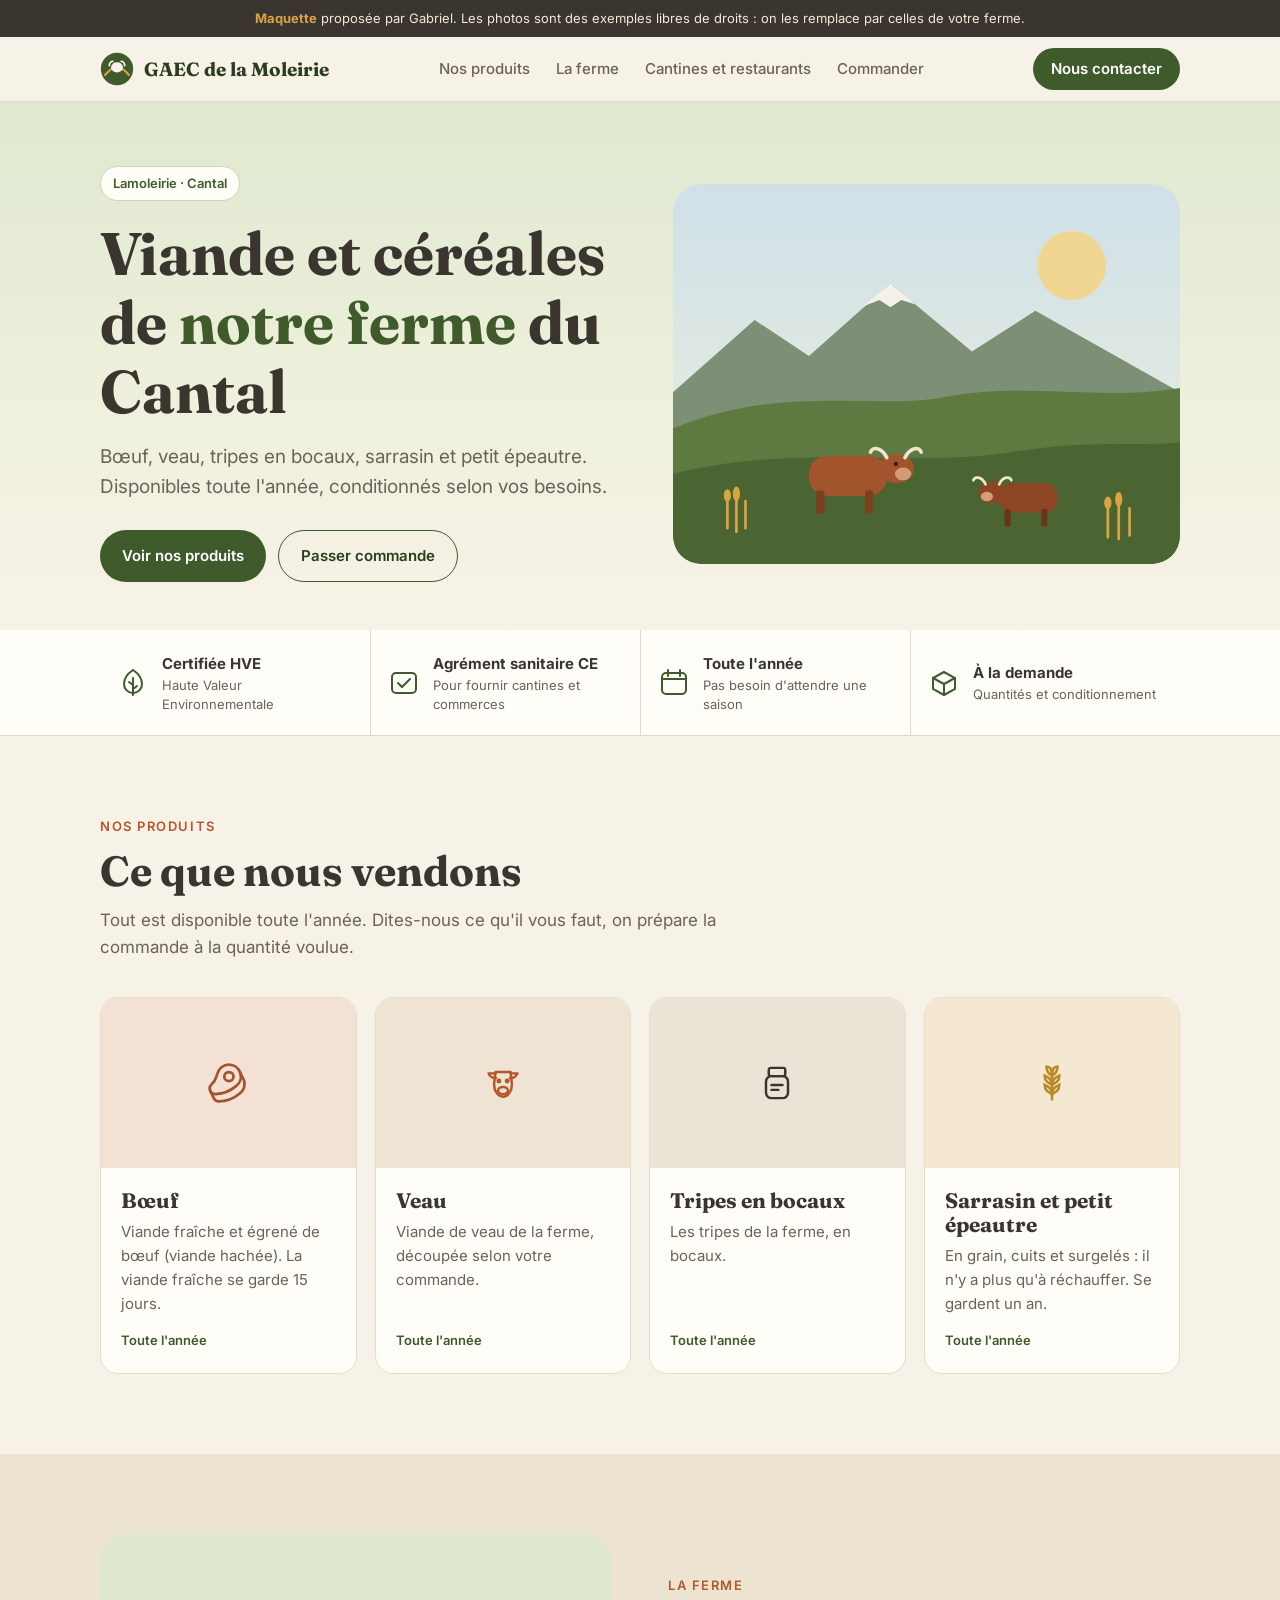
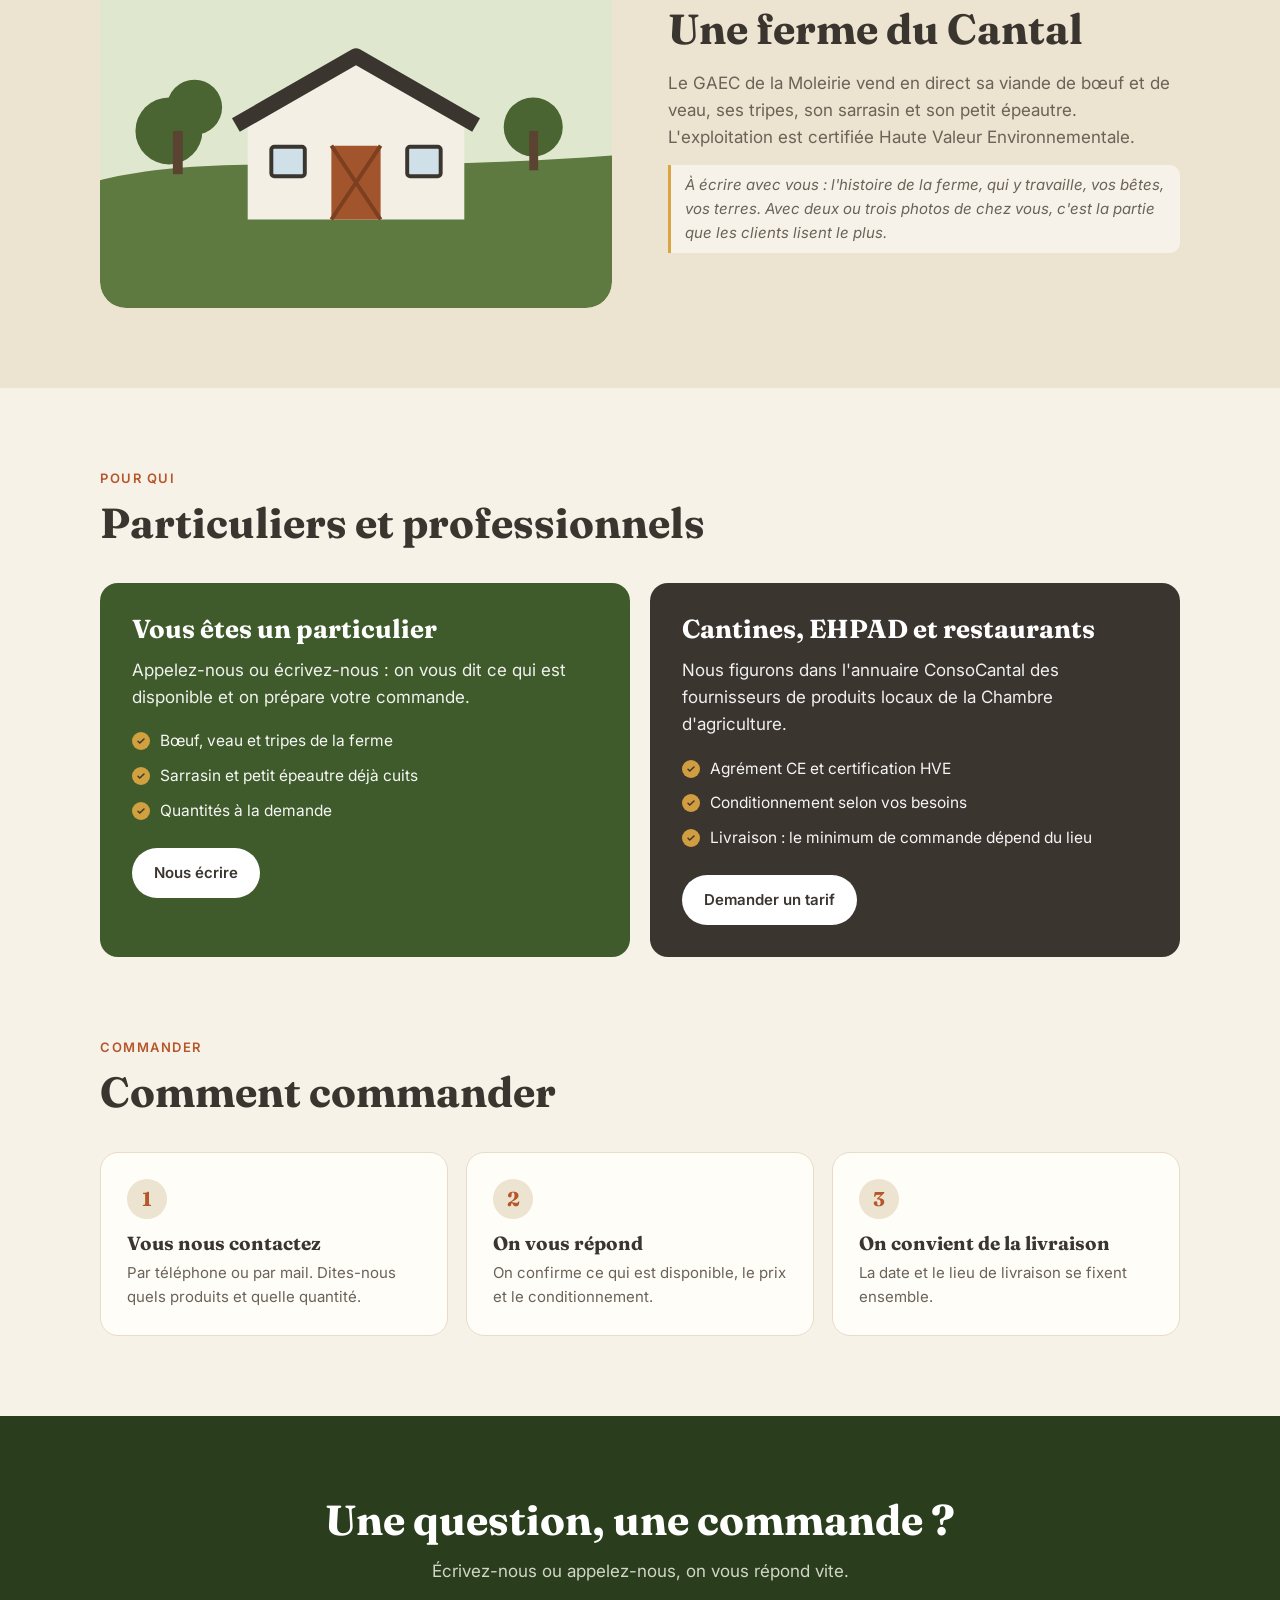
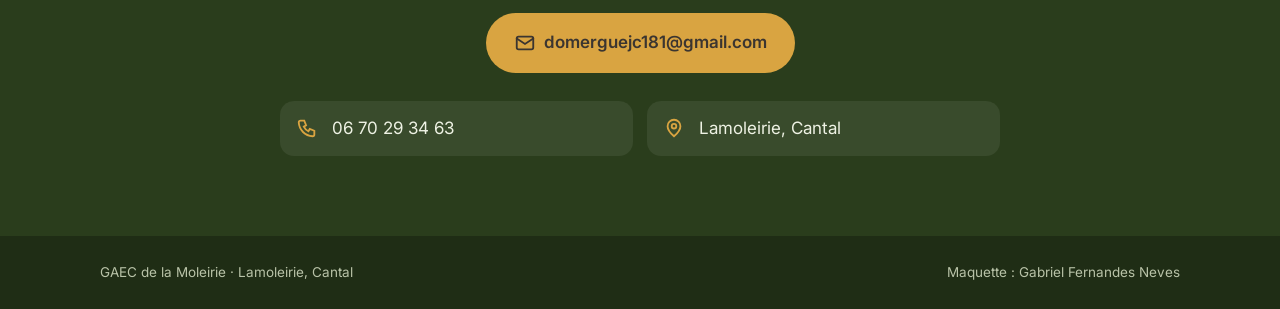
<file: gaec-moleirie/index.html>
<!DOCTYPE html>
<html lang="fr">
<head>
<meta charset="UTF-8">
<meta name="viewport" content="width=device-width, initial-scale=1.0">
<title>GAEC de la Moleirie | Viande et céréales du Cantal</title>
<meta name="description" content="GAEC de la Moleirie, Lamoleirie (Cantal) : viande de bœuf, veau, tripes en bocaux, sarrasin et petit épeautre. Toute l'année, conditionnement à la demande.">
<meta name="robots" content="noindex">
<link rel="preconnect" href="https://fonts.googleapis.com">
<link rel="preconnect" href="https://fonts.gstatic.com" crossorigin>
<link href="https://fonts.googleapis.com/css2?family=Fraunces:opsz,wght@9..144,500;9..144,700&family=Inter:wght@400;500;600&display=swap" rel="stylesheet">
<style>
  :root{
    --herbe:#3f5a2b; --herbe-fonce:#2a3d1c; --pierre:#3b3530; --creme:#f7f2e8; --sable:#ece3d0;
    --sarrasin:#b5562b; --or:#d9a441; --texte:#2b2723; --doux:#6b6258; --blanc:#fffdf8; --trait:#e3d8c3;
    --rayon:18px;
  }
  *{box-sizing:border-box;margin:0;padding:0}
  html{scroll-behavior:smooth}
  body{font-family:Inter,system-ui,sans-serif;color:var(--texte);background:var(--creme);line-height:1.6;font-size:17px}
  h1,h2,h3{font-family:Fraunces,Georgia,serif;line-height:1.15;color:var(--pierre)}
  a{color:inherit}
  img{display:block;max-width:100%}
  .wrap{max-width:1120px;margin:0 auto;padding:0 20px}

  .bandeau{background:var(--pierre);color:#f3e9d6;font-size:13px;text-align:center;padding:8px 16px}
  .bandeau b{color:var(--or)}

  header.nav{position:sticky;top:0;z-index:20;background:rgba(247,242,232,.94);backdrop-filter:blur(10px);border-bottom:1px solid var(--trait)}
  .nav .wrap{display:flex;align-items:center;justify-content:space-between;height:64px;gap:12px}
  .logo{display:flex;align-items:center;gap:10px;font-family:Fraunces,serif;font-weight:700;font-size:19px;text-decoration:none;color:var(--herbe-fonce)}
  .logo svg{width:34px;height:34px;flex:none}
  .nav ul{display:flex;gap:26px;list-style:none;font-size:15px;font-weight:500}
  .nav ul a{text-decoration:none;color:var(--doux)}
  .nav ul a:hover{color:var(--herbe)}
  .btn{display:inline-flex;align-items:center;gap:8px;background:var(--herbe);color:#fff;text-decoration:none;font-weight:600;padding:13px 22px;border-radius:999px;font-size:15px;transition:background .2s,transform .2s;border:none;cursor:pointer;font-family:inherit}
  .btn:hover{background:var(--herbe-fonce);transform:translateY(-1px)}
  .btn.clair{background:transparent;color:var(--herbe-fonce);border:1.5px solid var(--herbe)}
  .btn.clair:hover{background:var(--herbe);color:#fff}
  .nav .btn{padding:9px 18px;white-space:nowrap}

  .hero{position:relative;overflow:hidden;background:linear-gradient(180deg,#dfe8cf 0%,#eef0dc 55%,var(--creme) 100%)}
  .hero .wrap{display:grid;grid-template-columns:1.05fr 1fr;gap:40px;align-items:center;padding-top:64px;padding-bottom:48px}
  .tag{display:inline-block;background:var(--blanc);border:1px solid #d9cfb8;color:var(--herbe);font-weight:600;font-size:13px;padding:6px 12px;border-radius:999px;margin-bottom:18px}
  .hero h1{font-size:clamp(36px,5.2vw,60px);margin-bottom:16px}
  .hero h1 em{font-style:normal;color:var(--herbe)}
  .hero p.lead{font-size:19px;color:var(--doux);max-width:520px;margin-bottom:28px}
  .hero .actions{display:flex;gap:12px;flex-wrap:wrap}
  .hero-art{width:100%;height:auto;display:block;border-radius:28px;overflow:hidden}

  .media{position:relative;overflow:hidden}
  .media > img.vraie{position:absolute;inset:0;width:100%;height:100%;object-fit:cover;z-index:1}
  .hero .media{border-radius:28px;aspect-ratio:4/3}
  .hero .media svg{width:100%;height:100%;display:block}
  .ferme .media{border-radius:26px;aspect-ratio:520/380}
  .ferme .media svg{width:100%;height:100%;display:block}
  .gages{background:var(--blanc);border-bottom:1px solid var(--trait)}
  .gages .wrap{display:grid;grid-template-columns:repeat(4,1fr);gap:0}
  .gage{display:flex;gap:12px;align-items:center;padding:22px 16px}
  .gage+.gage{border-left:1px solid var(--trait)}
  .gage svg{flex:none;width:34px;height:34px}
  .gage b{display:block;font-size:15px;color:var(--pierre)}
  .gage span{font-size:13px;color:var(--doux);line-height:1.4;display:block}

  section{padding:80px 0}
  .titre-sec{max-width:640px;margin-bottom:36px}
  .titre-sec .sur{font-size:13px;font-weight:600;letter-spacing:.12em;text-transform:uppercase;color:var(--sarrasin);margin-bottom:10px}
  .titre-sec h2{font-size:clamp(30px,3.6vw,42px);margin-bottom:12px}
  .titre-sec p{color:var(--doux)}

  .produits{display:grid;grid-template-columns:repeat(4,1fr);gap:18px}
  .carte{background:var(--blanc);border:1px solid #e6dcc8;border-radius:var(--rayon);overflow:hidden;display:flex;flex-direction:column;transition:transform .2s,box-shadow .2s}
  .carte:hover{transform:translateY(-3px);box-shadow:0 14px 30px -18px rgba(59,53,48,.45)}
  .carte .photo{position:relative;aspect-ratio:3/2;display:grid;place-items:center;overflow:hidden}
  .carte .photo > svg{width:44px;height:44px}
  .carte .photo img{position:absolute;inset:0;width:100%;height:100%;object-fit:cover}
  .carte .corps{padding:20px 20px 22px;display:flex;flex-direction:column;gap:8px;flex:1}
  .carte h3{font-size:21px}
  .carte p{font-size:15px;color:var(--doux)}
  .carte .meta{margin-top:auto;padding-top:6px;font-size:13px;font-weight:600;color:var(--herbe)}

  .ferme{background:var(--sable)}
  .ferme .wrap{display:grid;grid-template-columns:1fr 1fr;gap:56px;align-items:center}
  .ferme svg{border-radius:26px;overflow:hidden}
  .ferme p{color:var(--doux);margin-bottom:14px}
  .a-ecrire{border-left:3px solid var(--or);padding:8px 14px;background:rgba(255,255,255,.55);border-radius:0 10px 10px 0;font-size:15px;font-style:italic}

  .clients{display:grid;grid-template-columns:1fr 1fr;gap:20px}
  .client{border-radius:var(--rayon);padding:32px;color:#fff}
  .client.part{background:var(--herbe)}
  .client.pro{background:var(--pierre)}
  .client h3{color:#fff;font-size:26px;margin-bottom:12px}
  .client p{opacity:.92}
  .client ul{list-style:none;display:grid;gap:10px;margin:18px 0 24px}
  .client li{display:flex;gap:10px;align-items:flex-start;font-size:15.5px;opacity:.95}
  .client li::before{content:"";flex:none;width:18px;height:18px;margin-top:3px;border-radius:50%;background:var(--or) url("data:image/svg+xml,%3Csvg xmlns='http://www.w3.org/2000/svg' viewBox='0 0 20 20'%3E%3Cpath d='M5 10.5l3 3 7-7' stroke='%233b3530' stroke-width='2.4' fill='none' stroke-linecap='round'/%3E%3C/svg%3E") center/12px no-repeat}
  .client .btn{background:#fff;color:var(--pierre)}
  .client .btn:hover{background:var(--or)}

  .etapes{display:grid;grid-template-columns:repeat(3,1fr);gap:18px;counter-reset:e}
  .etape{background:var(--blanc);border-radius:var(--rayon);padding:26px;border:1px solid #e6dcc8}
  .etape::before{counter-increment:e;content:counter(e);display:grid;place-items:center;width:40px;height:40px;border-radius:50%;background:var(--sable);color:var(--sarrasin);font-family:Fraunces,serif;font-weight:700;font-size:20px;margin-bottom:14px}
  .etape h3{font-size:19px;margin-bottom:6px}
  .etape p{font-size:15px;color:var(--doux)}

  .contact{background:var(--herbe-fonce);color:#eef2e4}
  .contact .wrap{max-width:760px;text-align:center}
  .contact h2{color:#fff;font-size:clamp(30px,3.6vw,42px);margin-bottom:14px}
  .contact p{opacity:.85}
  .btn.mail{margin-top:28px;background:var(--or);color:var(--pierre);font-size:17px;padding:16px 28px;max-width:100%}
  .btn.mail:hover{background:#e7b65a}
  .btn.mail svg{flex:none;width:22px;height:22px;stroke:currentColor}
  .btn.mail span{overflow-wrap:anywhere}
  .infos{display:grid;grid-template-columns:1fr 1fr;gap:14px;margin-top:28px;text-align:left}
  .info{display:flex;gap:14px;align-items:center;background:rgba(255,255,255,.07);border-radius:14px;padding:14px 16px}
  .info svg{flex:none;width:22px;height:22px;stroke:var(--or)}
  a.info{text-decoration:none;color:inherit;transition:background .2s}
  a.info:hover{background:rgba(255,255,255,.13)}

  footer{background:#1f2d15;color:#b9c3a8;font-size:13.5px;padding:26px 0}
  footer .wrap{display:flex;justify-content:space-between;gap:10px 24px;flex-wrap:wrap}
  footer a{color:#d6dcc8}

  @media (max-width:960px){
    .produits{grid-template-columns:1fr 1fr}
    .gages .wrap{grid-template-columns:1fr 1fr}
    .gage:nth-child(3){border-left:none}
    .gage:nth-child(n+3){border-top:1px solid var(--trait)}
  }
  @media (max-width:860px){
    .nav ul{display:none}
    .ferme .wrap,.clients,.infos{grid-template-columns:1fr}
    .etapes{grid-template-columns:1fr}
    section{padding:60px 0}
    .hero .wrap{grid-template-columns:1fr;padding-top:40px;gap:24px}
  }
  @media (max-width:480px){
    body{font-size:16px}
    .wrap{padding:0 16px}
    .logo{font-size:17px}
    .nav .btn{padding:8px 14px;font-size:14px}
    .hero p.lead{font-size:17px}
    .hero .actions .btn{flex:1;justify-content:center;white-space:nowrap;padding:13px 14px}
    .produits{grid-template-columns:1fr}
    .gages .wrap{grid-template-columns:1fr}
    .gage+.gage{border-left:none;border-top:1px solid var(--trait)}
    .client{padding:24px}
  }
</style>
</head>
<body>

<div class="bandeau"><b>Maquette</b> proposée par Gabriel. Les photos sont des exemples libres de droits : on les remplace par celles de votre ferme.</div>

<header class="nav">
  <div class="wrap">
    <a class="logo" href="#">
      <svg viewBox="0 0 40 40" aria-hidden="true"><circle cx="20" cy="20" r="19" fill="#3f5a2b"/><path d="M6 27c5-6 9-9 14-9s9 3 14 9" stroke="#d9a441" stroke-width="2.5" fill="none" stroke-linecap="round"/><path d="M11 16c0-3 2-5 4-5M29 16c0-3-2-5-4-5" stroke="#f7f2e8" stroke-width="2.2" fill="none" stroke-linecap="round"/><ellipse cx="20" cy="18" rx="7" ry="6" fill="#f7f2e8"/></svg>
      GAEC de la Moleirie
    </a>
    <ul>
      <li><a href="#produits">Nos produits</a></li>
      <li><a href="#ferme">La ferme</a></li>
      <li><a href="#pros">Cantines et restaurants</a></li>
      <li><a href="#commander">Commander</a></li>
    </ul>
    <a class="btn" href="#contact">Nous contacter</a>
  </div>
</header>

<section class="hero" style="padding:0">
  <div class="wrap">
    <div>
      <span class="tag">Lamoleirie · Cantal</span>
      <h1>Viande et céréales de <em>notre ferme</em> du Cantal</h1>
      <p class="lead">Bœuf, veau, tripes en bocaux, sarrasin et petit épeautre. Disponibles toute l'année, conditionnés selon vos besoins.</p>
      <div class="actions">
        <a class="btn" href="#produits">Voir nos produits</a>
        <a class="btn clair" href="#contact">Passer commande</a>
      </div>
    </div>
    <div class="media"><img class="vraie" src="https://images.unsplash.com/photo-1663270687905-192c8666382e?auto=format&fit=crop&q=80&w=1200" srcset="https://images.unsplash.com/photo-1663270687905-192c8666382e?auto=format&fit=crop&q=80&w=700 700w, https://images.unsplash.com/photo-1663270687905-192c8666382e?auto=format&fit=crop&q=80&w=1200 1200w, https://images.unsplash.com/photo-1663270687905-192c8666382e?auto=format&fit=crop&q=80&w=1800 1800w" sizes="(max-width:860px) 100vw, 540px" alt="Vaches dans les prés du Cantal" fetchpriority="high" referrerpolicy="no-referrer" onerror="this.remove()">
    <svg class="hero-art" viewBox="0 0 560 420" role="img" aria-label="Paysage du Cantal avec des vaches dans les prés">
      <defs>
        <linearGradient id="ciel" x1="0" y1="0" x2="0" y2="1"><stop offset="0" stop-color="#cfe0e8"/><stop offset="1" stop-color="#eef0dc"/></linearGradient>
      </defs>
      <rect width="560" height="420" rx="28" fill="url(#ciel)"/>
      <circle cx="440" cy="90" r="38" fill="#f3d58a" opacity=".9"/>
      <path d="M0 230 L90 150 L150 190 L240 110 L330 185 L400 140 L560 230 V420 H0Z" fill="#7d8f74"/>
      <path d="M210 135 L240 110 L268 133 L252 128 L240 136 L228 128Z" fill="#f4f1ea"/>
      <path d="M0 270 C120 220 220 250 300 235 C390 218 470 240 560 225 V420 H0Z" fill="#5f7a40"/>
      <path d="M0 320 C140 285 260 315 380 295 C460 282 520 290 560 285 V420 H0Z" fill="#4a6531"/>
      <g transform="translate(150 300)">
        <rect x="0" y="0" width="86" height="44" rx="20" fill="#a2552c"/>
        <rect x="8" y="38" width="9" height="26" rx="3" fill="#7c3f1f"/><rect x="62" y="38" width="9" height="26" rx="3" fill="#7c3f1f"/>
        <ellipse cx="96" cy="14" rx="20" ry="16" fill="#a2552c"/>
        <path d="M86 2 C80 -10 70 -10 68 -4 M106 2 C112 -10 122 -10 124 -4" stroke="#efe4cc" stroke-width="4" fill="none" stroke-linecap="round"/>
        <ellipse cx="104" cy="20" rx="9" ry="7" fill="#d79a78"/>
        <circle cx="96" cy="9" r="2.4" fill="#2b2723"/>
      </g>
      <g transform="translate(360 330) scale(.75)">
        <rect x="0" y="0" width="86" height="44" rx="20" fill="#8d4524"/>
        <rect x="8" y="38" width="9" height="26" rx="3" fill="#6a3418"/><rect x="62" y="38" width="9" height="26" rx="3" fill="#6a3418"/>
        <ellipse cx="-10" cy="14" rx="20" ry="16" fill="#8d4524"/>
        <path d="M-20 2 C-26 -10 -36 -10 -38 -4 M0 2 C6 -10 16 -10 18 -4" stroke="#efe4cc" stroke-width="4" fill="none" stroke-linecap="round"/>
        <ellipse cx="-18" cy="20" rx="9" ry="7" fill="#d79a78"/>
      </g>
      <g stroke="#d9a441" stroke-width="3" stroke-linecap="round">
        <path d="M60 380 v-34 M70 384 v-40 M80 380 v-30 M480 390 v-36 M492 392 v-42 M504 388 v-30"/>
      </g>
      <g fill="#d9a441"><ellipse cx="70" cy="342" rx="4" ry="8"/><ellipse cx="60" cy="344" rx="4" ry="7"/><ellipse cx="492" cy="348" rx="4" ry="8"/><ellipse cx="480" cy="352" rx="4" ry="7"/></g>
    </svg>
    </div>
  </div>
</section>

<div class="gages">
  <div class="wrap">
    <div class="gage">
      <svg viewBox="0 0 34 34" fill="none" stroke="#3f5a2b" stroke-width="2" stroke-linecap="round"><path d="M17 4c6 4 9 9 9 14a9 9 0 0 1-18 0c0-5 3-10 9-14z"/><path d="M17 12v17M17 19l-4-3M17 23l4-3"/></svg>
      <div><b>Certifiée HVE</b><span>Haute Valeur Environnementale</span></div>
    </div>
    <div class="gage">
      <svg viewBox="0 0 34 34" fill="none" stroke="#3f5a2b" stroke-width="2" stroke-linecap="round"><rect x="5" y="7" width="24" height="20" rx="4"/><path d="M11 17l4 4 8-8"/></svg>
      <div><b>Agrément sanitaire CE</b><span>Pour fournir cantines et commerces</span></div>
    </div>
    <div class="gage">
      <svg viewBox="0 0 34 34" fill="none" stroke="#3f5a2b" stroke-width="2" stroke-linecap="round"><rect x="5" y="7" width="24" height="21" rx="4"/><path d="M5 13h24M11 4v6M23 4v6"/></svg>
      <div><b>Toute l'année</b><span>Pas besoin d'attendre une saison</span></div>
    </div>
    <div class="gage">
      <svg viewBox="0 0 34 34" fill="none" stroke="#3f5a2b" stroke-width="2" stroke-linecap="round"><path d="M6 12l11-6 11 6v11l-11 6-11-6z"/><path d="M6 12l11 6 11-6M17 18v11"/></svg>
      <div><b>À la demande</b><span>Quantités et conditionnement</span></div>
    </div>
  </div>
</div>

<section id="produits">
  <div class="wrap">
    <div class="titre-sec">
      <div class="sur">Nos produits</div>
      <h2>Ce que nous vendons</h2>
      <p>Tout est disponible toute l'année. Dites-nous ce qu'il vous faut, on prépare la commande à la quantité voulue.</p>
    </div>
    <div class="produits">
      <article class="carte">
        <div class="photo" style="background:#f3e1d6"><svg viewBox="0 0 24 24" fill="none" stroke="#a2552c" stroke-width="1.5" stroke-linecap="round" stroke-linejoin="round"><circle cx="12.5" cy="8.5" r="2.5"/><path d="M12.5 2a6.5 6.5 0 0 0-6.22 4.6c-1.1 3.13-.78 3.9-3.18 6.08A3 3 0 0 0 5 18c4 0 8.4-1.8 11.4-4.3A6.5 6.5 0 0 0 12.5 2Z"/><path d="m18.5 6 2.19 4.5a6.48 6.48 0 0 1 .31 2 6.49 6.49 0 0 1-2.6 5.2C15.4 20.2 11 22 7 22a3 3 0 0 1-2.68-1.66L2.4 16.5"/></svg><img src="https://images.unsplash.com/photo-1666013942642-b7b54ecafd7d?auto=format&fit=crop&crop=entropy&q=80&w=600&h=400" srcset="https://images.unsplash.com/photo-1666013942642-b7b54ecafd7d?auto=format&fit=crop&crop=entropy&q=80&w=600&h=400 600w, https://images.unsplash.com/photo-1666013942642-b7b54ecafd7d?auto=format&fit=crop&crop=entropy&q=80&w=900&h=600 900w" sizes="(max-width:480px) 100vw, (max-width:960px) 50vw, 270px" alt="Pièce de bœuf crue sur une planche" loading="lazy" referrerpolicy="no-referrer" onerror="this.remove()"></div>
        <div class="corps">
          <h3>Bœuf</h3>
          <p>Viande fraîche et égrené de bœuf (viande hachée). La viande fraîche se garde 15 jours.</p>
          <span class="meta">Toute l'année</span>
        </div>
      </article>
      <article class="carte">
        <div class="photo" style="background:#efe3d4"><svg viewBox="0 0 32 32" fill="none" stroke="#b5562b" stroke-width="1.8" stroke-linecap="round" stroke-linejoin="round"><path d="M10.5 9H5.5c1 2.4 3 3.6 5.4 3.4M21.5 9h5c-1 2.4-3 3.6-5.4 3.4"/><path d="M10.5 8h11l1 9c0 5-3 9-6.5 9s-6.5-4-6.5-9z"/><ellipse cx="16" cy="21.5" rx="3.6" ry="2.6"/><circle cx="13" cy="14.5" r=".9" fill="#b5562b"/><circle cx="19" cy="14.5" r=".9" fill="#b5562b"/></svg><img src="https://images.unsplash.com/photo-1527153857715-3908f2bae5e8?auto=format&fit=crop&crop=entropy&q=80&w=600&h=400" srcset="https://images.unsplash.com/photo-1527153857715-3908f2bae5e8?auto=format&fit=crop&crop=entropy&q=80&w=600&h=400 600w, https://images.unsplash.com/photo-1527153857715-3908f2bae5e8?auto=format&fit=crop&crop=entropy&q=80&w=900&h=600 900w" sizes="(max-width:480px) 100vw, (max-width:960px) 50vw, 270px" alt="Vache brune dans un pré" loading="lazy" referrerpolicy="no-referrer" onerror="this.remove()"></div>
        <div class="corps">
          <h3>Veau</h3>
          <p>Viande de veau de la ferme, découpée selon votre commande.</p>
          <span class="meta">Toute l'année</span>
        </div>
      </article>
      <article class="carte">
        <div class="photo" style="background:#ebe4d6"><svg viewBox="0 0 32 32" fill="none" stroke="#3b3530" stroke-width="1.8" stroke-linecap="round" stroke-linejoin="round"><rect x="8" y="11" width="16" height="16" rx="4"/><rect x="10" y="5" width="12" height="6" rx="1.5"/><path d="M12 17.5h8M12 21h5"/></svg><img src="https://images.unsplash.com/photo-1640348784724-93f7b14d8047?auto=format&fit=crop&crop=entropy&q=80&w=600&h=400" srcset="https://images.unsplash.com/photo-1640348784724-93f7b14d8047?auto=format&fit=crop&crop=entropy&q=80&w=600&h=400 600w, https://images.unsplash.com/photo-1640348784724-93f7b14d8047?auto=format&fit=crop&crop=entropy&q=80&w=900&h=600 900w" sizes="(max-width:480px) 100vw, (max-width:960px) 50vw, 270px" alt="Bocaux de conserves sur une étagère en bois" loading="lazy" referrerpolicy="no-referrer" onerror="this.remove()"></div>
        <div class="corps">
          <h3>Tripes en bocaux</h3>
          <p>Les tripes de la ferme, en bocaux.</p>
          <span class="meta">Toute l'année</span>
        </div>
      </article>
      <article class="carte">
        <div class="photo" style="background:#f4e8d2"><svg viewBox="0 0 24 24" fill="none" stroke="#b98a2a" stroke-width="1.4" stroke-linecap="round"><path d="M12 21V8"/><path d="M12 8c-2-1-3-3-3-5 2 0 3 2 3 5zM12 8c2-1 3-3 3-5-2 0-3 2-3 5zM12 13c-2-1-4-2-4-5 2 1 4 2 4 5zM12 13c2-1 4-2 4-5-2 1-4 2-4 5zM12 18c-2-1-4-2-4-5 2 1 4 2 4 5zM12 18c2-1 4-2 4-5-2 1-4 2-4 5z"/></svg><img src="https://images.unsplash.com/photo-1761654887771-ef948944643e?auto=format&fit=crop&crop=entropy&q=80&w=600&h=400" srcset="https://images.unsplash.com/photo-1761654887771-ef948944643e?auto=format&fit=crop&crop=entropy&q=80&w=600&h=400 600w, https://images.unsplash.com/photo-1761654887771-ef948944643e?auto=format&fit=crop&crop=entropy&q=80&w=900&h=600 900w" sizes="(max-width:480px) 100vw, (max-width:960px) 50vw, 270px" alt="Champ de sarrasin en fleurs" loading="lazy" referrerpolicy="no-referrer" onerror="this.remove()"></div>
        <div class="corps">
          <h3>Sarrasin et petit épeautre</h3>
          <p>En grain, cuits et surgelés : il n'y a plus qu'à réchauffer. Se gardent un an.</p>
          <span class="meta">Toute l'année</span>
        </div>
      </article>
    </div>
  </div>
</section>

<section class="ferme" id="ferme">
  <div class="wrap">
    <div class="media"><img class="vraie" src="https://images.unsplash.com/photo-1650012393239-c7a05a74bff9?auto=format&fit=crop&q=80&w=1200" srcset="https://images.unsplash.com/photo-1650012393239-c7a05a74bff9?auto=format&fit=crop&q=80&w=700 700w, https://images.unsplash.com/photo-1650012393239-c7a05a74bff9?auto=format&fit=crop&q=80&w=1200 1200w, https://images.unsplash.com/photo-1650012393239-c7a05a74bff9?auto=format&fit=crop&q=80&w=1800 1800w" sizes="(max-width:860px) 100vw, 530px" alt="Prés et volcans du Cantal" loading="lazy" referrerpolicy="no-referrer" onerror="this.remove()">
    <svg viewBox="0 0 520 380" role="img" aria-label="Illustration de la ferme" style="width:100%;height:auto">
      <rect width="520" height="380" rx="26" fill="#dfe8cf"/>
      <path d="M0 250 C120 220 260 245 520 225 V380 H0Z" fill="#5f7a40"/>
      <g transform="translate(150 120)">
        <path d="M0 70 L110 10 L220 70 V170 H0Z" fill="#f4efe4"/>
        <path d="M-12 74 L110 4 L232 74" stroke="#3b3530" stroke-width="16" fill="none" stroke-linejoin="round"/>
        <rect x="85" y="95" width="50" height="75" rx="4" fill="#a2552c"/>
        <path d="M85 95 L135 170 M135 95 L85 170" stroke="#7c3f1f" stroke-width="4"/>
        <rect x="24" y="96" width="34" height="30" rx="3" fill="#cfe0e8" stroke="#3b3530" stroke-width="4"/>
        <rect x="162" y="96" width="34" height="30" rx="3" fill="#cfe0e8" stroke="#3b3530" stroke-width="4"/>
      </g>
      <g fill="#4a6531"><circle cx="70" cy="200" r="34"/><circle cx="96" cy="176" r="28"/><rect x="74" y="200" width="10" height="44" fill="#5a4330"/></g>
      <g fill="#4a6531"><circle cx="440" cy="196" r="30"/><rect x="436" y="200" width="9" height="40" fill="#5a4330"/></g>
    </svg>
    </div>
    <div>
      <div class="titre-sec" style="margin-bottom:16px">
        <div class="sur">La ferme</div>
        <h2>Une ferme du Cantal</h2>
      </div>
      <p>Le GAEC de la Moleirie vend en direct sa viande de bœuf et de veau, ses tripes, son sarrasin et son petit épeautre. L'exploitation est certifiée Haute Valeur Environnementale.</p>
      <p class="a-ecrire">À écrire avec vous : l'histoire de la ferme, qui y travaille, vos bêtes, vos terres. Avec deux ou trois photos de chez vous, c'est la partie que les clients lisent le plus.</p>
    </div>
  </div>
</section>

<section id="pros">
  <div class="wrap">
    <div class="titre-sec">
      <div class="sur">Pour qui</div>
      <h2>Particuliers et professionnels</h2>
    </div>
    <div class="clients">
      <div class="client part">
        <h3>Vous êtes un particulier</h3>
        <p>Appelez-nous ou écrivez-nous : on vous dit ce qui est disponible et on prépare votre commande.</p>
        <ul>
          <li>Bœuf, veau et tripes de la ferme</li>
          <li>Sarrasin et petit épeautre déjà cuits</li>
          <li>Quantités à la demande</li>
        </ul>
        <a class="btn" href="#contact">Nous écrire</a>
      </div>
      <div class="client pro">
        <h3>Cantines, EHPAD et restaurants</h3>
        <p>Nous figurons dans l'annuaire ConsoCantal des fournisseurs de produits locaux de la Chambre d'agriculture.</p>
        <ul>
          <li>Agrément CE et certification HVE</li>
          <li>Conditionnement selon vos besoins</li>
          <li>Livraison : le minimum de commande dépend du lieu</li>
        </ul>
        <a class="btn" href="#contact">Demander un tarif</a>
      </div>
    </div>
  </div>
</section>

<section id="commander" style="padding-top:0">
  <div class="wrap">
    <div class="titre-sec">
      <div class="sur">Commander</div>
      <h2>Comment commander</h2>
    </div>
    <div class="etapes">
      <div class="etape"><h3>Vous nous contactez</h3><p>Par téléphone ou par mail. Dites-nous quels produits et quelle quantité.</p></div>
      <div class="etape"><h3>On vous répond</h3><p>On confirme ce qui est disponible, le prix et le conditionnement.</p></div>
      <div class="etape"><h3>On convient de la livraison</h3><p>La date et le lieu de livraison se fixent ensemble.</p></div>
    </div>
  </div>
</section>

<section class="contact" id="contact">
  <div class="wrap">
    <h2>Une question, une commande ?</h2>
    <p>Écrivez-nous ou appelez-nous, on vous répond vite.</p>
    <a class="btn mail" href="mailto:domerguejc181@gmail.com?subject=Commande%20GAEC%20de%20la%20Moleirie" target="_blank" rel="noopener"><svg viewBox="0 0 24 24" fill="none" stroke-width="2" stroke-linecap="round"><rect x="3" y="5" width="18" height="14" rx="2"/><path d="m3 7 9 6 9-6"/></svg><span>domerguejc181@gmail.com</span></a>
    <div class="infos">
      <a class="info" href="tel:+33670293463"><svg viewBox="0 0 24 24" fill="none" stroke-width="2" stroke-linecap="round"><path d="M5 4h4l2 5-2.5 1.5a11 11 0 0 0 5 5L15 13l5 2v4a2 2 0 0 1-2 2A16 16 0 0 1 3 6a2 2 0 0 1 2-2"/></svg><span>06 70 29 34 63</span></a>
      <div class="info"><svg viewBox="0 0 24 24" fill="none" stroke-width="2" stroke-linecap="round"><path d="M12 21s-7-6-7-11a7 7 0 0 1 14 0c0 5-7 11-7 11z"/><circle cx="12" cy="10" r="2.5"/></svg><span>Lamoleirie, Cantal</span></div>
    </div>
  </div>
</section>

<footer>
  <div class="wrap">
    <span>GAEC de la Moleirie · Lamoleirie, Cantal</span>
    <span>Maquette : Gabriel Fernandes Neves</span>
  </div>
</footer>

</body>
</html>
</file>
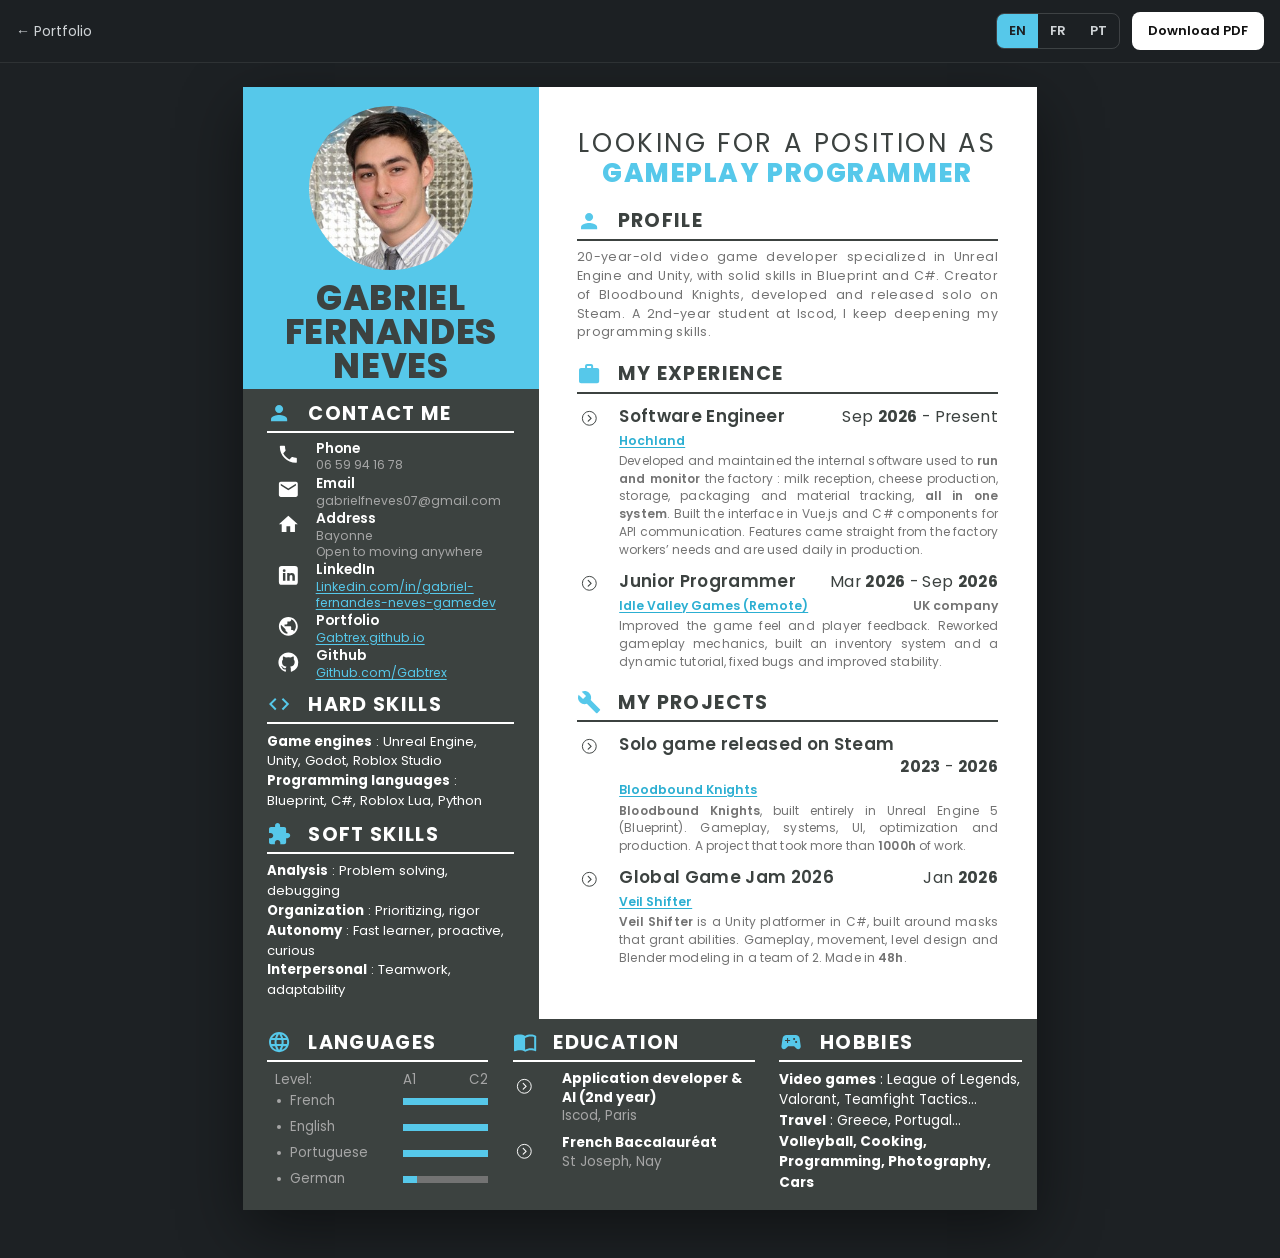
<file: cv.html>
<!doctype html><html><head><meta charset="utf-8"><title>CV</title><meta name="robots" content="noindex"><meta http-equiv="refresh" content="0; url=cv/cv-jv.html"><script>location.replace("cv/cv-jv.html"+location.search+location.hash)</script></head><body><a href="cv/cv-jv.html">CV</a></body></html>
</file>
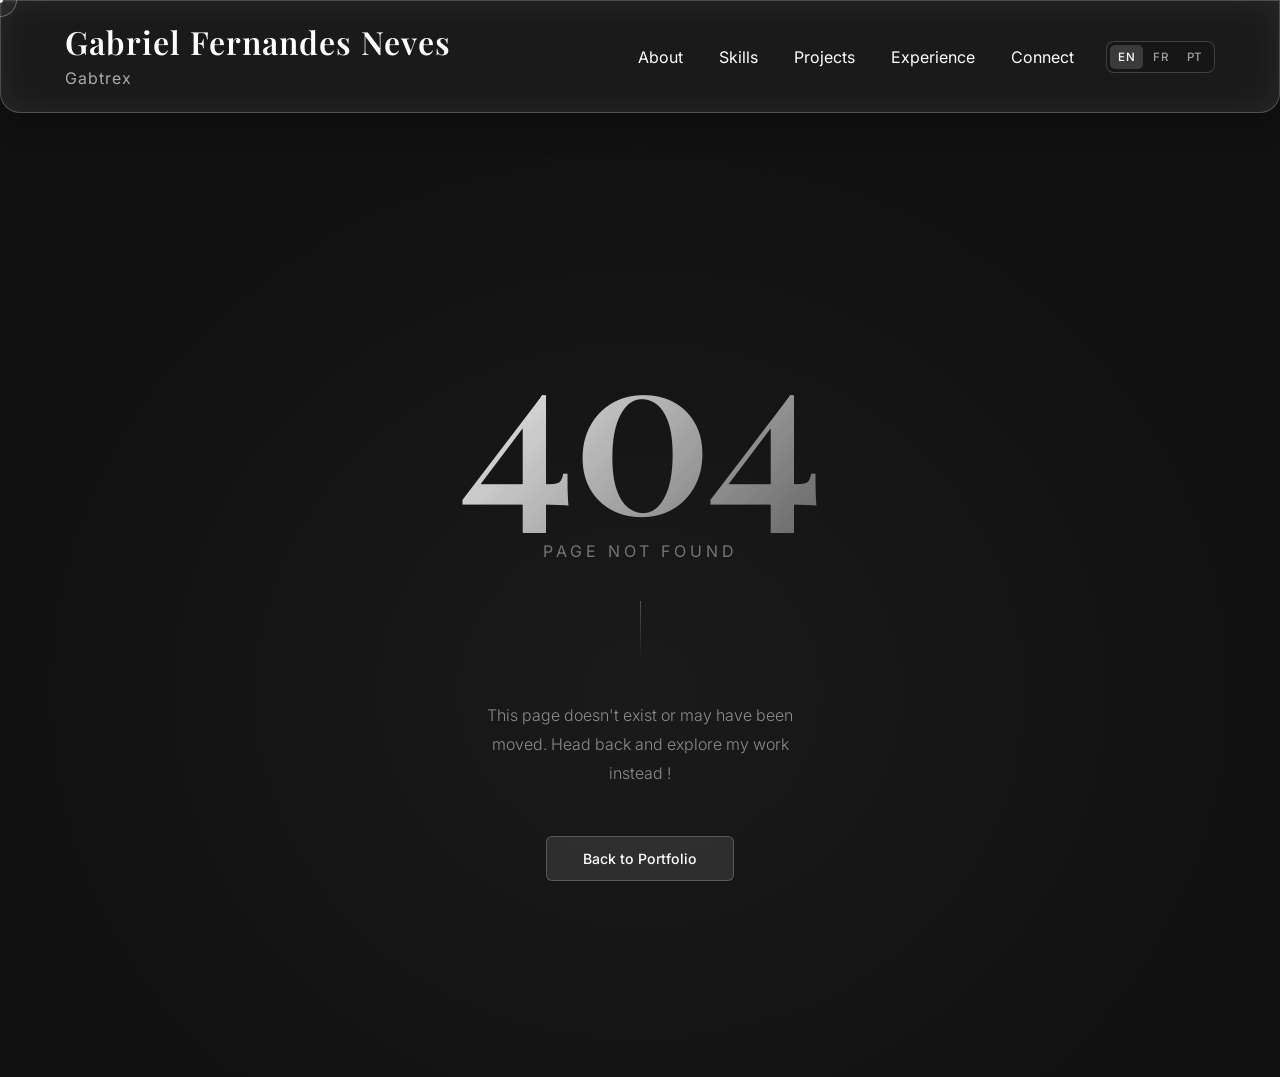
<file: experience.html>
<!DOCTYPE html>
<html lang="en">
<head>
    <meta charset="UTF-8">
    <meta name="viewport" content="width=device-width, initial-scale=1.0">
    <title>Gabriel's Portfolio — Experience</title>

    <!-- SEO (overridden dynamically by JS below for each experience) -->
    <meta name="description" content="Professional experience of Gabriel Fernandes Neves (Gabtrex), solo game developer.">
    <meta name="author" content="Gabriel Fernandes Neves">

    <!-- Open Graph -->
    <meta property="og:type" content="website">
    <meta property="og:url" content="https://gabtrex.github.io/experience.html">
    <meta property="og:title" content="Gabriel's Portfolio — Experience">
    <meta property="og:description" content="Professional experience of Gabriel Fernandes Neves (Gabtrex), solo game developer.">
    <meta property="og:image" content="https://gabtrex.github.io/images/FavIcon/Gabtrex.png">
    <meta property="og:site_name" content="Gabtrex Portfolio">

    <!-- Twitter Card -->
    <meta name="twitter:card" content="summary_large_image">
    <meta name="twitter:url" content="https://gabtrex.github.io/experience.html">
    <meta name="twitter:title" content="Gabriel's Portfolio — Experience">
    <meta name="twitter:description" content="Professional experience of Gabriel Fernandes Neves (Gabtrex), solo game developer.">
    <meta name="twitter:image" content="https://gabtrex.github.io/images/FavIcon/Gabtrex.png">

    <!-- Favicon -->
    <link rel="icon" type="image/png" href="images/FavIcon/Gabtrex.png"/>

    <link rel="stylesheet" href="styles.css">
    <link href="https://fonts.googleapis.com/css2?family=Playfair+Display:wght@400;600&family=Inter:wght@300;400;500&display=swap" rel="stylesheet">
</head>
<body>

<header></header>

<!-- Hero -->
<div class="hero">
    <div class="hero-bg" id="heroBg"></div>
    <div class="hero-overlay"></div>
    <div class="hero-content">
        <div class="hero-text">
            <h2 id="experience-title">Experience Title</h2>
            <p id="experience-date-hero" class="project-date-hero"></p>
            <p id="experience-subtitle">Short description of the experience</p>
        </div>
        <div class="hero-actions">
            <a id="website-link" href="#" class="button" target="_blank" rel="noopener noreferrer">Visit Website</a>
        </div>
    </div>
</div>

<!-- Showcase -->
<section class="project-showcase">

    <div class="project-about">
        <h1 data-i18n="detail.about">About</h1>
        <div id="experience-description"></div>
    </div>

    <div id="experience-skills-section" class="detail-section">
        <h2 class="detail-section-title" data-i18n="detail.skillsUsed">Skills Used</h2>
        <div class="skills-grid" id="experience-skills-grid"></div>
    </div>

    <!-- Dev Screenshots (only shown if devScreenshots is set in data.js) -->
    <div id="dev-screenshots-section" class="detail-section" style="display:none;">
        <h2 class="detail-section-title" data-i18n="detail.screenshots">Screenshots</h2>
        <div class="dev-screenshots-grid" id="dev-screenshots-grid"></div>
    </div>

</section>

<!-- Lightbox -->
<div class="lightbox-overlay" id="lightbox" role="dialog" aria-modal="true">
    <button class="lightbox-close" id="lightboxClose" aria-label="Close image">
        <svg xmlns="http://www.w3.org/2000/svg" width="18" height="18" viewBox="0 0 24 24"
             fill="none" stroke="currentColor" stroke-width="2"
             stroke-linecap="round" stroke-linejoin="round">
            <line x1="18" y1="6" x2="6" y2="18"/>
            <line x1="6" y1="6" x2="18" y2="18"/>
        </svg>
    </button>
    <img class="lightbox-img" id="lightboxImg" src="" alt="">
</div>

<script src="i18n.js"></script>
<script src="skills.js"></script>
<script src="data.js"></script>
<script src="header.js"></script>
<script src="cursor.js"></script>
<script>
    const key = new URLSearchParams(window.location.search).get('experience'); // ?experience=<key> from the URL
    const e   = experiences[key];                                                  // matching entry in data.js

    // --- Unknown experience → 404 page --- \\
    if (!e) window.location.replace('404.html');

    if (e) {
        document.title = tr(e.title) + ' | ' + t('page.portfolio');

        // Update meta tags dynamically
        const pageUrl = 'https://gabtrex.github.io/experience.html?experience=' + key;
        const heroImg = 'https://gabtrex.github.io/' + e.heroImg;
        const desc    = tr(e.cardSubtitle || e.subtitle) || '';
        document.querySelector('meta[name="description"]').setAttribute('content', desc);
        document.querySelector('meta[property="og:title"]').setAttribute('content', tr(e.title) + ' — ' + tr(e.subtitle) + ' | Gabtrex');
        document.querySelector('meta[property="og:description"]').setAttribute('content', desc);
        document.querySelector('meta[property="og:url"]').setAttribute('content', pageUrl);
        document.querySelector('meta[property="og:image"]').setAttribute('content', heroImg);
        document.querySelector('meta[name="twitter:title"]').setAttribute('content', tr(e.title) + ' — ' + tr(e.subtitle) + ' | Gabtrex');
        document.querySelector('meta[name="twitter:description"]').setAttribute('content', desc);
        document.querySelector('meta[name="twitter:image"]').setAttribute('content', heroImg);

        document.getElementById('experience-title').innerText    = tr(e.title);
        document.getElementById('experience-subtitle').innerText = tr(e.subtitle);
        document.getElementById('experience-description').innerHTML = tr(e.description);

        const dateEl = document.getElementById('experience-date-hero');
        dateEl.innerText     = trDate(e.date) || '';
        dateEl.style.display = e.date ? 'block' : 'none';

        const heroBg = document.getElementById('heroBg');
        heroBg.style.backgroundImage    = `url('${e.heroImg}')`;
        heroBg.style.backgroundPosition = e.heroPosition || 'center 20%';
        heroBg.style.backgroundSize     = e.heroSize || 'cover';
        setTimeout(() => heroBg.classList.add('loaded'), 50);

        const websiteLink  = document.getElementById('website-link');
        websiteLink.href   = e.websiteLink || '#';
        websiteLink.innerText = e.isGame ? t('detail.playGame') : t('detail.visitWebsite');

        // --- Skills grid --- \\
        const grid = document.getElementById('experience-skills-grid');
        if (e.skills && e.skills.length > 0) {
            e.skills.forEach(k => {
                const skill = allSkills[k];
                if (!skill) return;
                grid.innerHTML += `
                    <div class="skill-item">
                        <div class="skill-icon"><img src="${skill.img}" alt="${tr(skill.label)}"></div>
                        <span>${tr(skill.label)}</span>
                    </div>
                `;
            });
        } else {
            document.getElementById('experience-skills-section').style.display = 'none';
        }

        // --- Dev Screenshots --- \\
        const devGrid    = document.getElementById('dev-screenshots-grid');
        const devSection = document.getElementById('dev-screenshots-section');
        if (e.devScreenshots && e.devScreenshots.length > 0) {
            devSection.style.display = 'block';
            e.devScreenshots.forEach(function(src) {
                var img = document.createElement('img');
                img.src = src;
                img.alt = 'Screenshot';
                devGrid.appendChild(img);
            });
        }
    }

    // --- Lightbox --- \\
    (function () {
        var overlay  = document.getElementById('lightbox');
        var closeBtn = document.getElementById('lightboxClose');
        var img      = document.getElementById('lightboxImg');

        function open(src, alt) {
            img.src = src;
            img.alt = alt || '';
            overlay.classList.add('open');
            document.body.style.overflow = 'hidden';
        }

        function close() {
            overlay.classList.remove('open');
            document.body.style.overflow = '';
            setTimeout(function () { if (!overlay.classList.contains('open')) img.src = ''; }, 300);
        }

        document.querySelectorAll('.dev-screenshots-grid img').forEach(function (el) {
            el.addEventListener('click', function () { open(el.src, el.alt); });
        });

        closeBtn.addEventListener('click', close);
        overlay.addEventListener('click', function (e) { if (e.target === overlay) close(); });
        document.addEventListener('keydown', function (e) { if (e.key === 'Escape') close(); });
    })();
</script>

</body>
</html>
</file>
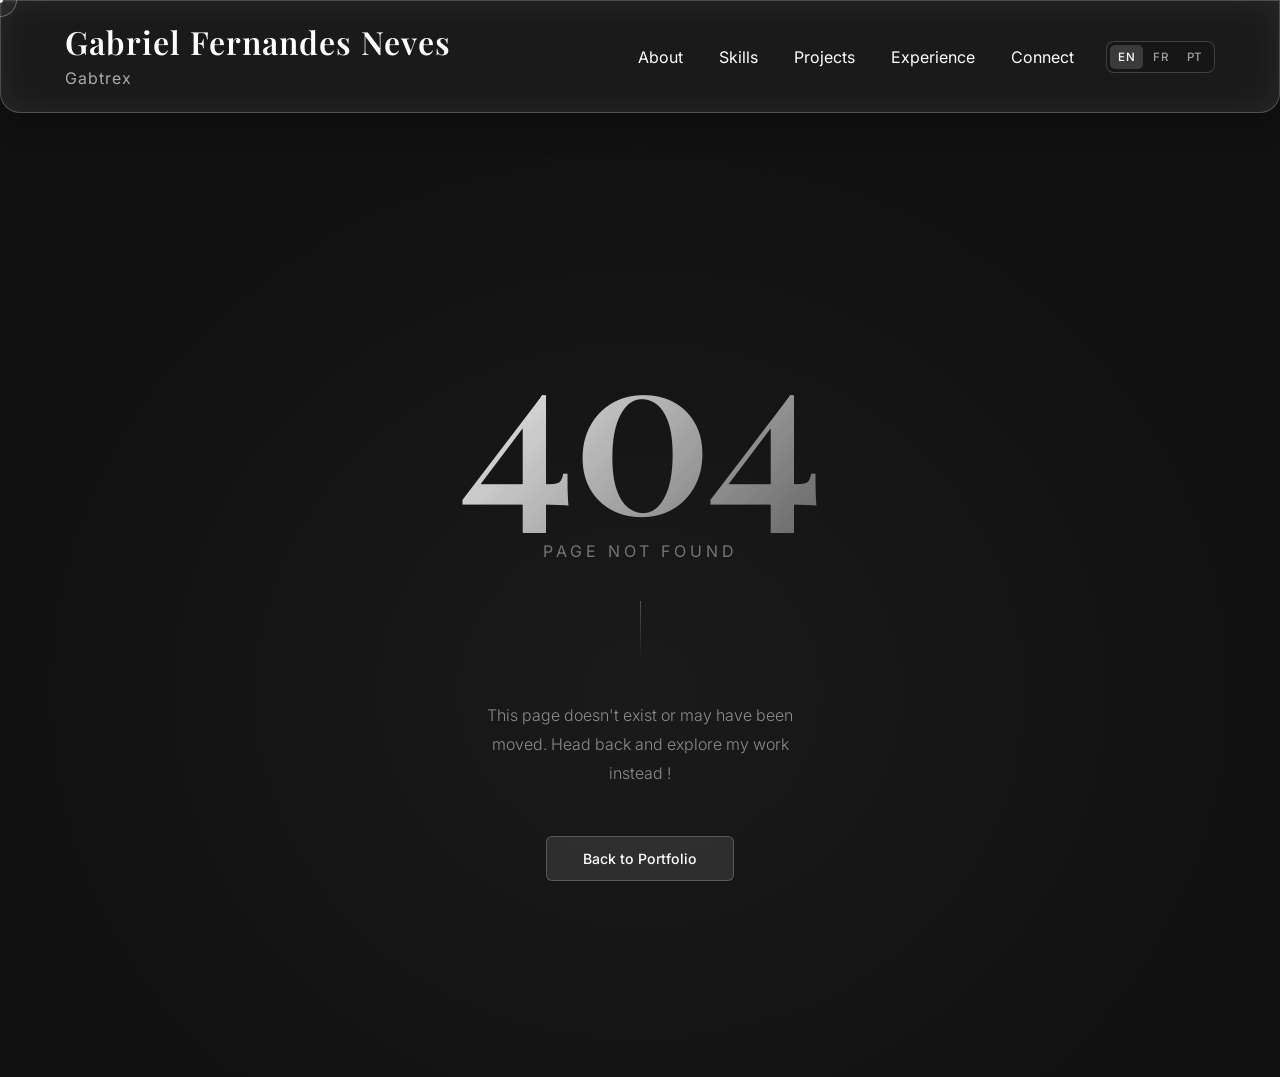
<file: project.html>
<!DOCTYPE html>
<html lang="en">
<head>
    <meta charset="UTF-8">
    <meta name="viewport" content="width=device-width, initial-scale=1.0">
    <title>Gabriel's Portfolio — Project</title>

    <!-- SEO (overridden dynamically by JS below for each project) -->
    <meta name="description" content="A project by Gabriel Fernandes Neves (Gabtrex), solo game developer.">
    <meta name="author" content="Gabriel Fernandes Neves">

    <!-- Open Graph -->
    <meta property="og:type" content="website">
    <meta property="og:url" content="https://gabtrex.github.io/project.html">
    <meta property="og:title" content="Gabriel's Portfolio — Project">
    <meta property="og:description" content="A project by Gabriel Fernandes Neves (Gabtrex), solo game developer.">
    <meta property="og:image" content="https://gabtrex.github.io/images/FavIcon/Gabtrex.png">
    <meta property="og:site_name" content="Gabtrex Portfolio">

    <!-- Twitter Card -->
    <meta name="twitter:card" content="summary_large_image">
    <meta name="twitter:title" content="Gabriel's Portfolio — Project">
    <meta name="twitter:description" content="A project by Gabriel Fernandes Neves (Gabtrex), solo game developer.">
    <meta name="twitter:image" content="https://gabtrex.github.io/images/FavIcon/Gabtrex.png">

    <!-- Favicon -->
    <link rel="icon" type="image/png" href="images/FavIcon/Gabtrex.png"/>

    <link rel="stylesheet" href="styles.css">
    <link href="https://fonts.googleapis.com/css2?family=Playfair+Display:wght@400;600&family=Inter:wght@300;400;500&display=swap" rel="stylesheet">
    <script src="game-loader.js"></script>
</head>
<body>

<header></header>

<!-- Hero -->
<div class="hero">
    <div class="hero-bg" id="heroBg"></div>
    <div class="hero-overlay"></div>
    <div class="hero-content">
        <div class="hero-text">
            <h2 id="project-title">Project Title</h2>
            <p id="project-date-hero" class="project-date-hero"></p>
            <p id="project-subtitle">Short tagline or description of the project</p>
        </div>
        <div class="hero-actions">
            <a id="play-link" href="#" class="button" rel="noopener noreferrer">Play Game</a>
            <a id="play-browser-btn" href="#play-in-browser" class="button" style="display:none;" data-i18n="detail.playBrowser">Play in Browser</a>
        </div>
    </div>
</div>

<!-- Showcase -->
<section class="project-showcase">

    <div class="screenshots">
        <img id="screenshot1" src="" alt="Screenshot 1">
        <img id="screenshot2" src="" alt="Screenshot 2">
        <img id="screenshot3" src="" alt="Screenshot 3">
    </div>

    <div class="project-about">
        <h1 data-i18n="detail.about">About</h1>
        <div id="project-description"></div>
    </div>

    <div id="project-skills-section" class="detail-section">
        <h2 class="detail-section-title" data-i18n="detail.skillsUsed">Skills Used</h2>
        <div class="skills-grid" id="project-skills-grid"></div>
    </div>

    <!-- Dev Screenshots (only shown if devScreenshots is set in data.js) -->
    <div id="dev-screenshots-section" class="detail-section" style="display:none;">
        <h2 class="detail-section-title" data-i18n="detail.devShots">Development Screenshots</h2>
        <div class="dev-screenshots-grid" id="dev-screenshots-grid"></div>
    </div>

    <!-- Play in Browser embed (only shown if gamePath is set in data.js) -->
    <div id="play-in-browser" class="detail-section detail-section-game" style="display:none;">
        <h2 class="detail-section-title" data-i18n="detail.playBrowser">Play in Browser</h2>
        <div class="game-embed-wrapper">
            <div id="game-loading" class="game-loading">
                <svg class="game-loading-spinner" width="32" height="32" viewBox="0 0 32 32" fill="none" xmlns="http://www.w3.org/2000/svg">
                    <circle cx="16" cy="16" r="13" stroke="rgba(255,255,255,0.15)" stroke-width="3"/>
                    <path d="M16 3a13 13 0 0 1 13 13" stroke="rgba(255,255,255,0.7)" stroke-width="3" stroke-linecap="round"/>
                </svg>
                <span id="game-loading-text" data-i18n="game.loading">Loading game…</span>
            </div>
            <div id="game-error" class="game-error">
                <span id="game-error-text" data-i18n="game.error">Failed to load game.</span>
            </div>
            <iframe id="game-iframe" src="" allowfullscreen frameborder="0" scrolling="no"
                allow="autoplay; fullscreen *; gamepad; gyroscope; accelerometer; cross-origin-isolated; clipboard-write; clipboard-read; web-share"></iframe>
            <button class="game-fullscreen-btn" id="game-fullscreen-btn" title="Fullscreen">
                <svg xmlns="http://www.w3.org/2000/svg" width="18" height="18" viewBox="0 0 24 24" fill="none" stroke="currentColor" stroke-width="2" stroke-linecap="round" stroke-linejoin="round">
                    <polyline points="15 3 21 3 21 9"/><polyline points="9 21 3 21 3 15"/>
                    <line x1="21" y1="3" x2="14" y2="10"/><line x1="3" y1="21" x2="10" y2="14"/>
                </svg>
            </button>
        </div>
    </div>

</section>

<!-- Lightbox -->
<div class="lightbox-overlay" id="lightbox" role="dialog" aria-modal="true">
    <button class="lightbox-close" id="lightboxClose" aria-label="Close image">
        <svg xmlns="http://www.w3.org/2000/svg" width="18" height="18" viewBox="0 0 24 24"
             fill="none" stroke="currentColor" stroke-width="2"
             stroke-linecap="round" stroke-linejoin="round">
            <line x1="18" y1="6" x2="6" y2="18"/>
            <line x1="6" y1="6" x2="18" y2="18"/>
        </svg>
    </button>
    <img class="lightbox-img" id="lightboxImg" src="" alt="">
</div>

<script src="i18n.js"></script>
<script src="skills.js"></script>
<script src="data.js"></script>
<script src="header.js"></script>
<script src="cursor.js"></script>
<script>
    const key = new URLSearchParams(window.location.search).get('project'); // ?project=<key> from the URL
    const p   = projects[key];                                               // matching entry in data.js

    // --- Unknown project → 404 page --- \\
    if (!p) window.location.replace('404.html');

    if (p) {
        document.title = tr(p.title) + ' | ' + t('page.portfolio');

        // Update meta tags dynamically
        const pageUrl   = 'https://gabtrex.github.io/project.html?project=' + key;
        const heroImg   = 'https://gabtrex.github.io/' + p.heroImg;
        const desc      = tr(p.cardSubtitle || p.subtitle) || '';
        document.querySelector('meta[name="description"]').setAttribute('content', desc);
        document.querySelector('meta[property="og:title"]').setAttribute('content', tr(p.title) + ' | Gabtrex Portfolio');
        document.querySelector('meta[property="og:description"]').setAttribute('content', desc);
        document.querySelector('meta[property="og:url"]').setAttribute('content', pageUrl);
        document.querySelector('meta[property="og:image"]').setAttribute('content', heroImg);
        document.querySelector('meta[name="twitter:title"]').setAttribute('content', tr(p.title) + ' | Gabtrex Portfolio');
        document.querySelector('meta[name="twitter:description"]').setAttribute('content', desc);
        document.querySelector('meta[name="twitter:image"]').setAttribute('content', heroImg);

        document.getElementById('project-title').innerText    = tr(p.title);
        document.getElementById('project-subtitle').innerText = tr(p.subtitle);
        document.getElementById('project-description').innerHTML = tr(p.description);

        const dateEl = document.getElementById('project-date-hero');
        dateEl.innerText     = trDate(p.date) || '';
        dateEl.style.display = p.date ? 'block' : 'none';

        const heroBg = document.getElementById('heroBg');
        heroBg.style.backgroundImage    = `url('${p.heroImg}')`;
        heroBg.style.backgroundPosition = p.heroPosition || 'center 20%';
        heroBg.style.backgroundSize     = p.heroSize || 'cover';
        setTimeout(() => heroBg.classList.add('loaded'), 50);

        const playLink   = document.getElementById('play-link');
        playLink.href    = p.playLink;
        playLink.target  = '_blank';
        playLink.innerText = p.isGame === false ? t('detail.visitWebsite') : t('detail.playGame');

        // --- Screenshots: images / GIFs, or .mp4 clips that autoplay and loop like a GIF --- \\
        p.screenshots.forEach(function(src, i) {
            const slot = document.getElementById('screenshot' + (i + 1)); // <img> placeholder in the HTML
            if (!slot) return;
            if (!/\.mp4$/i.test(src)) { slot.src = src; return; }

            const video = document.createElement('video');
            video.id          = slot.id;
            video.src         = src;
            video.muted       = true;                    // browsers only autoplay muted videos
            video.autoplay    = true;
            video.loop        = true;
            video.playsInline = true;                    // stay in the page on iPhone instead of going fullscreen
            video.setAttribute('muted', '');
            video.setAttribute('aria-label', slot.alt);
            slot.replaceWith(video);
        });

        // --- Skills grid --- \\
        const grid = document.getElementById('project-skills-grid');
        if (p.skills && p.skills.length > 0) {
            p.skills.forEach(k => {
                const skill = allSkills[k];
                if (!skill) return;
                grid.innerHTML += `
                    <div class="skill-item">
                        <div class="skill-icon"><img src="${skill.img}" alt="${tr(skill.label)}"></div>
                        <span>${tr(skill.label)}</span>
                    </div>
                `;
            });
        } else {
            document.getElementById('project-skills-section').style.display = 'none';
        }

        // --- Dev Screenshots --- \\
        const devGrid    = document.getElementById('dev-screenshots-grid');
        const devSection = document.getElementById('dev-screenshots-section');
        if (p.devScreenshots && p.devScreenshots.length > 0) {
            devSection.style.display = 'block';
            p.devScreenshots.forEach(function(src) {
                var img = document.createElement('img');
                img.src = src;
                img.alt = 'Development screenshot';
                devGrid.appendChild(img);
            });
        }

        // --- Play in Browser --- \\
        if (p.gamePath) {
            const embedSection  = document.getElementById('play-in-browser');
            const iframe        = document.getElementById('game-iframe');
            const browserBtn    = document.getElementById('play-browser-btn');
            const loadingEl     = document.getElementById('game-loading');
            const loadingText   = document.getElementById('game-loading-text');
            const errorEl       = document.getElementById('game-error');
            const errorText     = document.getElementById('game-error-text');
            const fullscreenBtn = document.getElementById('game-fullscreen-btn');
            const wrapper       = document.querySelector('.game-embed-wrapper');

            const engine = (p.skills || []).includes('godot') ? 'godot'
                         : (p.skills || []).includes('unity') ? 'unity'
                         : '';

            embedSection.style.display = 'block';
            browserBtn.style.display   = 'inline-flex';

            let gameInitialised = false;
            const gameObserver = new IntersectionObserver(function(entries) {
                entries.forEach(function(entry) {
                    if (entry.isIntersecting && !gameInitialised) {
                        gameInitialised = true;
                        gameObserver.disconnect();
                        initGameEmbed({
                            gamePath:        p.gamePath,
                            iframe:          iframe,
                            wrapper:         wrapper,
                            loadingEl:       loadingEl,
                            loadingText:     loadingText,
                            errorEl:         errorEl,
                            errorTextEl:     errorText,
                            allowFullscreen: p.allowFullscreen || false,
                            fullscreenBtn:   fullscreenBtn,
                            engine:          engine,
                        });
                    }
                });
            }, { threshold: 0.1 });
            gameObserver.observe(embedSection);
        }
    }

    // --- Smooth scroll for Play in Browser --- \\
    document.getElementById('play-browser-btn')?.addEventListener('click', function(e) {
        e.preventDefault();
        const target = document.querySelector('#play-in-browser');
        if (target) target.scrollIntoView({ behavior: 'smooth' });
    });

    // --- Hide custom cursor over the game embed --- \\
    (function() {
        const wrapper     = document.querySelector('.game-embed-wrapper');
        const cursorDot   = document.querySelector('.cursor-dot');
        const cursorRing  = document.querySelector('.cursor-ring');
        if (!wrapper) return;

        wrapper.addEventListener('mouseenter', function() {
            if (cursorDot)  cursorDot.style.opacity  = '0';
            if (cursorRing) cursorRing.style.opacity  = '0';
            wrapper.style.cursor = 'auto';
            wrapper.querySelectorAll('*').forEach(function(el) {
                el.style.setProperty('cursor', 'auto', 'important');
            });
        });

        wrapper.addEventListener('mouseleave', function() {
            if (cursorDot)  cursorDot.style.opacity  = '';
            if (cursorRing) cursorRing.style.opacity  = '';
            wrapper.style.cursor = '';
            wrapper.querySelectorAll('*').forEach(function(el) {
                el.style.removeProperty('cursor');
            });
        });
    })();

    // --- Lightbox --- \\
    (function () {
        var overlay  = document.getElementById('lightbox');
        var closeBtn = document.getElementById('lightboxClose');
        var img      = document.getElementById('lightboxImg');

        function open(src, alt) {
            img.src = src;
            img.alt = alt || '';
            overlay.classList.add('open');
            document.body.style.overflow = 'hidden';
        }

        function close() {
            overlay.classList.remove('open');
            document.body.style.overflow = '';
            setTimeout(function () { if (!overlay.classList.contains('open')) img.src = ''; }, 300);
        }

        // Only dev screenshots trigger the lightbox
        document.querySelectorAll('.dev-screenshots-grid img').forEach(function (el) {
            el.addEventListener('click', function () { open(el.src, el.alt); });
        });

        closeBtn.addEventListener('click', close);
        overlay.addEventListener('click', function (e) { if (e.target === overlay) close(); });
        document.addEventListener('keydown', function (e) { if (e.key === 'Escape') close(); });
    })();
</script>

</body>
</html>
</file>
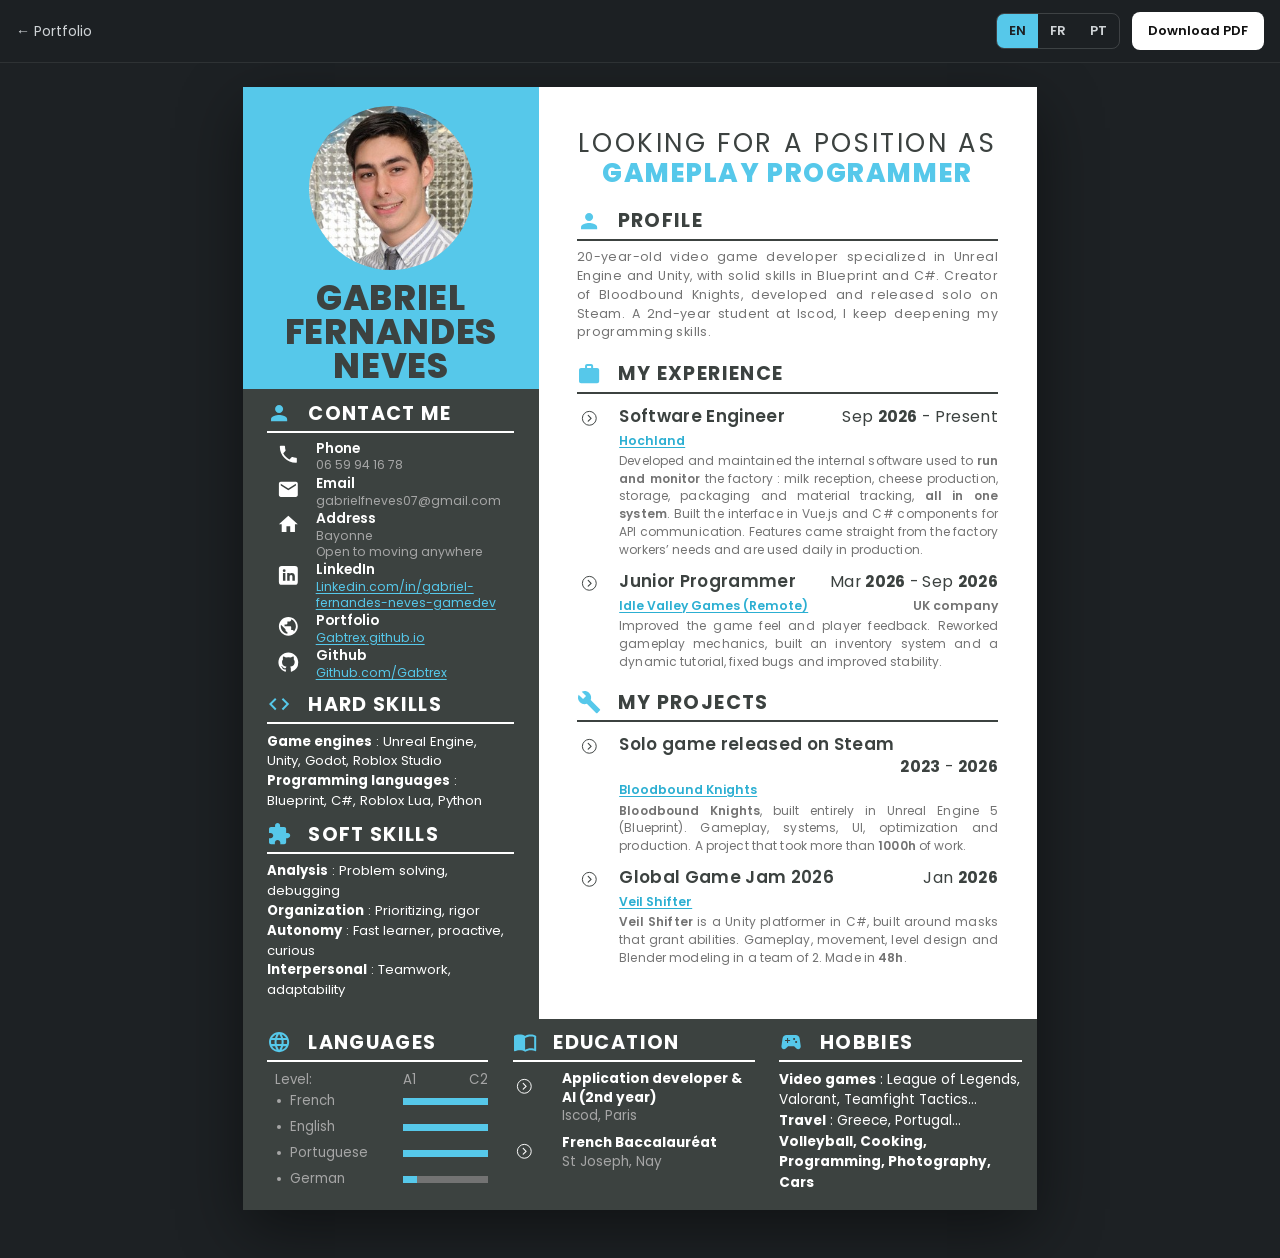
<file: cv/cv-jv.html>
<!doctype html><html lang="en"><head><meta charset="utf-8"><meta name="viewport" content="width=device-width, initial-scale=1"><title>Gabriel Fernandes Neves</title><meta name="robots" content="noindex"><link rel="icon" type="image/png" href="../images/FavIcon/Gabtrex.png"><link rel="preconnect" href="https://fonts.googleapis.com"><link rel="preconnect" href="https://fonts.gstatic.com" crossorigin><link rel="stylesheet" href="https://fonts.googleapis.com/css2?family=Poppins:wght@400;500;600;700;800&display=swap"><style>
.cv-sheet{--cv-blue:#56c8ea;--cv-link:#2cafd2;--cv-dark:#3c4240;--cv-grey:#737373;--cv-soft:#a6a6a6;
  position:relative;width:210mm;height:297mm;overflow:hidden;background:#fff;color:var(--cv-grey);
  font-family:Poppins,"Segoe UI",Arial,sans-serif;font-size:9.4pt;line-height:1.5;-webkit-print-color-adjust:exact;print-color-adjust:exact}
.cv-sheet *{box-sizing:border-box;margin:0;padding:0}
.cv-sheet strong{font-weight:600}
.cv-sheet a{color:var(--cv-link);text-decoration:underline;text-underline-offset:.15em}
.cv-sheet svg{fill:currentColor;flex:none}

.cv-top{position:absolute;left:0;top:0;width:78.2mm;height:80mm;background:var(--cv-blue);display:flex;flex-direction:column;align-items:center}
.cv-photo{width:43.6mm;height:43.6mm;margin-top:4.9mm;border-radius:50%;object-fit:cover;object-position:50% 50%;background:#dbf6fa;display:block}
.cv-name{width:70mm;height:28mm;margin-top:2.6mm;display:flex;align-items:center;justify-content:center;text-align:center;
  color:var(--cv-dark);font-weight:800;font-size:26pt;line-height:.98;letter-spacing:.02em;text-transform:uppercase;white-space:nowrap}

.cv-side{position:absolute;left:0;top:80mm;width:78.2mm;height:166.6mm;background:var(--cv-dark);padding:3.2mm 6.6mm 0 6.4mm;color:#fff}
.cv-main{position:absolute;left:78.2mm;top:0;width:131.8mm;height:246.6mm;padding:11.2mm 10.3mm 0 10.1mm}
.cv-band{position:absolute;left:0;top:246.6mm;width:210mm;height:50.4mm;background:var(--cv-dark);color:#fff;
  display:grid;grid-template-columns:58.5mm 1fr 1fr;column-gap:6.4mm;padding:3mm 4mm 0 6.4mm}
.cv-fit{height:100%;overflow:hidden;position:relative}
.cv-main .cv-fit{margin:0 -4.3mm;padding:0 4.3mm} /* room for the header, which runs wider than the column */
.cv-fit.cv-over{outline:.6mm dashed #e5484d;outline-offset:-.6mm}

.cv-h{display:flex;align-items:center;gap:4.4mm;font-size:14.5pt;font-weight:700;letter-spacing:.07em;text-transform:uppercase;
  line-height:1.2;padding-bottom:1.5mm;border-bottom:.55mm solid currentColor;margin-bottom:2mm}
.cv-h-icon{width:6.4mm;height:6.4mm;color:var(--cv-blue)}
.cv-side .cv-h,.cv-band .cv-h{color:#fff}
.cv-main .cv-h{color:var(--cv-dark);margin-top:5.2mm}
.cv-side .cv-sec+.cv-sec{margin-top:3mm}

.cv-contact{display:flex;gap:4.2mm;align-items:flex-start;padding-left:2.6mm;margin-bottom:.7mm}
.cv-c-icon{width:6mm;height:6mm;margin-top:.6mm;color:#fff}
.cv-c-body{display:flex;flex-direction:column;min-width:0;font-size:9.2pt;line-height:1.3}
.cv-c-body strong{color:#fff;font-weight:600;font-size:10.35pt;line-height:1.2}
.cv-c-body span{color:var(--cv-soft);overflow-wrap:anywhere}
.cv-c-body a{color:var(--cv-blue)}
.cv-c-body a.cv-c-plain{color:inherit;text-decoration:none}

.cv-labeled{color:#fff;font-size:9.9pt;line-height:1.5}
.cv-labeled strong{font-weight:700}
.cv-band .cv-labeled{font-size:10.2pt;line-height:1.52}

.cv-head{text-align:center;color:var(--cv-dark);letter-spacing:.05em;margin:0 -4.3mm}
.cv-l1{font-size:19.5pt;line-height:1.15;letter-spacing:.1em;text-transform:uppercase}
.cv-l2{font-size:19.5pt;line-height:1.15;font-weight:800;color:var(--cv-blue);text-transform:uppercase;white-space:nowrap;letter-spacing:.06em}
.cv-l3{font-size:12.5pt;line-height:1.1;color:var(--cv-blue);text-align:right;letter-spacing:.04em}
.cv-l3 strong{font-weight:700}
.cv-l4{font-size:15pt;line-height:1.45}
.cv-l3+.cv-l4{margin-top:1.4mm}
.cv-l4 strong{font-weight:700}

.cv-text{text-align:justify;letter-spacing:.03em;line-height:1.5}
.cv-text strong{font-weight:600}
.cv-entry{position:relative;padding-left:11.2mm;margin-top:3mm}
.cv-entry .cv-bullet{position:absolute;left:1.2mm;top:1.3mm;width:4.4mm;height:4.4mm;color:var(--cv-dark)}
.cv-entry-top{display:flex;flex-wrap:wrap;justify-content:space-between;align-items:baseline;column-gap:3mm;color:var(--cv-dark)} /* long dates go under the title instead of past the page */
.cv-entry-top h3{min-width:0}
.cv-entry-top .cv-dates{margin-left:auto}
.cv-entry-top h3{font-size:12.7pt;font-weight:600;line-height:1.25;letter-spacing:.02em}
.cv-dates{font-size:11.8pt;white-space:nowrap;letter-spacing:.02em}
.cv-dates strong{font-weight:700}
.cv-entry-org{display:flex;justify-content:space-between;gap:3mm;font-size:9.2pt;line-height:1.4;margin-top:.8mm}
.cv-org-link{font-weight:600}
.cv-entry-org a{color:var(--cv-link)}
.cv-entry-note{font-weight:600;color:var(--cv-grey);white-space:nowrap}
.cv-entry .cv-text{margin-top:.8mm;font-size:9pt;letter-spacing:.01em;line-height:1.49}
.cv-entry-link{font-size:9pt;line-height:1.49;letter-spacing:.02em;overflow-wrap:anywhere}

.cv-levels,.cv-lang{display:grid;grid-template-columns:1fr 22.6mm;align-items:center;color:var(--cv-soft);font-size:10pt}
.cv-levels{grid-template-columns:1fr 11.3mm 11.3mm;margin:0 0 .4mm 2mm}
.cv-levels span:nth-child(3){text-align:right}
.cv-lang{margin:0 0 1.6mm 6mm;position:relative}
.cv-lang>span:first-child::before{content:"";position:absolute;left:-3.4mm;top:50%;width:1.1mm;height:1.1mm;border-radius:50%;background:currentColor;transform:translateY(-50%)}
.cv-bar{height:1.9mm;background:var(--cv-grey);display:block;position:relative}
.cv-bar span{position:absolute;left:0;top:0;bottom:0;background:var(--cv-blue)}

.cv-school{display:flex;gap:7.6mm;align-items:flex-start;margin-bottom:2.2mm;font-size:10.2pt;line-height:1.38}
.cv-school .cv-bullet{width:4.4mm;height:4.4mm;margin:2.2mm 0 0 1mm;color:#fff}
.cv-school div{display:flex;flex-direction:column}
.cv-school strong{color:#fff;font-weight:700}
.cv-school span{color:var(--cv-soft)}

html,body{margin:0;background:#1d2124;font-family:Poppins,"Segoe UI",Arial,sans-serif}
.cv-bar-top{position:sticky;top:0;z-index:2;display:flex;align-items:center;gap:12px;flex-wrap:wrap;padding:12px max(16px,env(safe-area-inset-right)) 12px max(16px,env(safe-area-inset-left));background:rgba(29,33,36,.92);backdrop-filter:blur(8px);border-bottom:1px solid rgba(255,255,255,.08)}
.cv-bar-top a.back{color:#cfd3d6;text-decoration:none;font-size:14px;margin-right:auto}
.cv-bar-top a.back:hover{color:#fff}
.cv-langs{display:flex;border:1px solid rgba(255,255,255,.15);border-radius:8px;overflow:hidden}
.cv-langs button{background:none;border:0;color:#cfd3d6;font:600 13px Poppins,sans-serif;padding:7px 12px;cursor:pointer}
.cv-langs button[aria-pressed="true"]{background:#56c8ea;color:#1d2124}
.cv-dl{background:#fff;color:#111;border:0;border-radius:8px;font:600 13px Poppins,sans-serif;padding:9px 16px;cursor:pointer}
.cv-dl:hover{background:#e8f8fd}
.cv-langs button:focus-visible,.cv-dl:focus-visible,.cv-bar-top a:focus-visible{outline:2px solid #56c8ea;outline-offset:2px}
.cv-stage{padding:24px 16px 48px;display:flex;justify-content:center}
.cv-frame{width:calc(210mm * var(--fit,1));height:calc(297mm * var(--fit,1));box-shadow:0 20px 60px rgba(0,0,0,.45)}
.cv-page .cv-sheet{transform-origin:0 0;transform:scale(var(--fit,1))}
.cv-fit.cv-over{outline:none} /* the overflow outline is for the Hub only */
@page{size:A4;margin:0}
@media print{html,body{background:#fff}.cv-bar-top{display:none}.cv-stage{padding:0;display:block}.cv-frame{width:auto;height:auto;box-shadow:none}.cv-page .cv-sheet{transform:none}}
</style></head><body><div class="cv-bar-top"><a class="back" href="../index.html">&larr; <span data-t="back"></span></a><div class="cv-langs" role="group" aria-label="Language"><button type="button" data-lang="en">EN</button><button type="button" data-lang="fr">FR</button><button type="button" data-lang="pt">PT</button></div><button type="button" class="cv-dl" data-t="download"></button></div><div class="cv-stage"><div class="cv-frame"><div class="cv-page" data-lang="en" hidden><div class="cv-sheet" lang="en"><div class="cv-top"><img class="cv-photo" src="cv-jv.jpg" alt=""><div class="cv-name" data-fit="name"><span>Gabriel<br>Fernandes<br>Neves</span></div></div><div class="cv-side"><div class="cv-fit" data-area="sidebar"><section class="cv-sec cv-sec-contact"><h2 class="cv-h"><svg class="cv-h-icon" viewBox="0 0 24 24" aria-hidden="true"><path d="M12 12c2.21 0 4-1.79 4-4s-1.79-4-4-4-4 1.79-4 4 1.79 4 4 4zm0 2c-2.67 0-8 1.34-8 4v2h16v-2c0-2.66-5.33-4-8-4z"/></svg><span>Contact me</span></h2><div class="cv-contact"><svg class="cv-c-icon" viewBox="0 0 24 24" aria-hidden="true"><path d="M6.62 10.79c1.44 2.83 3.76 5.14 6.59 6.59l2.2-2.2c.27-.27.67-.36 1.02-.24 1.12.37 2.33.57 3.57.57.55 0 1 .45 1 1V20c0 .55-.45 1-1 1-9.39 0-17-7.61-17-17 0-.55.45-1 1-1h3.5c.55 0 1 .45 1 1 0 1.25.2 2.45.57 3.57.11.35.03.74-.25 1.02l-2.2 2.2z"/></svg><div class="cv-c-body"><strong>Phone</strong><span><a class="cv-c-plain" href="tel:+33659941678" target="_blank" rel="noopener">06 59 94 16 78</a></span></div></div><div class="cv-contact"><svg class="cv-c-icon" viewBox="0 0 24 24" aria-hidden="true"><path d="M20 4H4c-1.1 0-1.99.9-1.99 2L2 18c0 1.1.9 2 2 2h16c1.1 0 2-.9 2-2V6c0-1.1-.9-2-2-2zm0 4l-8 5-8-5V6l8 5 8-5v2z"/></svg><div class="cv-c-body"><strong>Email</strong><span><a class="cv-c-plain" href="mailto:gabrielfneves07@gmail.com" target="_blank" rel="noopener">gabrielfneves07@gmail.com</a></span></div></div><div class="cv-contact"><svg class="cv-c-icon" viewBox="0 0 24 24" aria-hidden="true"><path d="M10 20v-6h4v6h5v-8h3L12 3 2 12h3v8z"/></svg><div class="cv-c-body"><strong>Address</strong><span>Bayonne</span><span>Open to moving anywhere</span></div></div><div class="cv-contact"><svg class="cv-c-icon" viewBox="0 0 24 24" aria-hidden="true"><path fill-rule="evenodd" d="M5 2h14a3 3 0 0 1 3 3v14a3 3 0 0 1-3 3H5a3 3 0 0 1-3-3V5a3 3 0 0 1 3-3zM6.3 9.6v8.1h2.6V9.6zM7.6 5.6a1.5 1.5 0 1 0 0 3 1.5 1.5 0 0 0 0-3zM10.8 9.6v8.1h2.6v-4.2c0-1.1.4-1.9 1.5-1.9s1.4.8 1.4 1.9v4.2h2.6v-4.7c0-2.4-1.3-3.6-3.2-3.6-1.2 0-2 .6-2.3 1.2V9.6z"/></svg><div class="cv-c-body"><strong>LinkedIn</strong><span><a class="cv-c-link" href="https://www.linkedin.com/in/gabriel-fernandes-neves-gamedev/" target="_blank" rel="noopener">Linkedin.com/in/gabriel-fernandes-neves-gamedev</a></span></div></div><div class="cv-contact"><svg class="cv-c-icon" viewBox="0 0 24 24" aria-hidden="true"><path d="M12 2C6.48 2 2 6.48 2 12s4.48 10 10 10 10-4.48 10-10S17.52 2 12 2zm-1 17.93c-3.95-.49-7-3.85-7-7.93 0-.62.08-1.21.21-1.79L9 15v1c0 1.1.9 2 2 2v1.93zm6.9-2.54c-.26-.81-1-1.39-1.9-1.39h-1v-3c0-.55-.45-1-1-1H8v-2h2c.55 0 1-.45 1-1V7h2c1.1 0 2-.9 2-2v-.41c2.93 1.19 5 4.06 5 7.41 0 2.08-.8 3.97-2.1 5.39z"/></svg><div class="cv-c-body"><strong>Portfolio</strong><span><a class="cv-c-link" href="https://gabtrex.github.io/" target="_blank" rel="noopener">Gabtrex.github.io</a></span></div></div><div class="cv-contact"><svg class="cv-c-icon" viewBox="0 0 24 24" aria-hidden="true"><path d="M12 1.5C6.2 1.5 1.5 6.2 1.5 12c0 4.64 3.01 8.58 7.18 9.97.53.1.72-.23.72-.5v-1.96c-2.92.64-3.54-1.24-3.54-1.24-.48-1.21-1.17-1.54-1.17-1.54-.95-.65.07-.64.07-.64 1.06.07 1.61 1.09 1.61 1.09.94 1.6 2.46 1.14 3.06.87.09-.68.37-1.14.67-1.4-2.33-.27-4.78-1.17-4.78-5.18 0-1.15.41-2.08 1.08-2.82-.11-.27-.47-1.33.1-2.78 0 0 .88-.28 2.89 1.08a10 10 0 0 1 5.26 0c2-1.36 2.89-1.08 2.89-1.08.57 1.45.21 2.51.1 2.78.67.74 1.08 1.67 1.08 2.82 0 4.02-2.46 4.9-4.8 5.16.38.33.71.97.71 1.96v2.9c0 .28.19.61.73.5A10.5 10.5 0 0 0 22.5 12C22.5 6.2 17.8 1.5 12 1.5z"/></svg><div class="cv-c-body"><strong>Github</strong><span><a class="cv-c-link" href="https://github.com/Gabtrex" target="_blank" rel="noopener">Github.com/Gabtrex</a></span></div></div></section><section class="cv-sec cv-sec-hardSkills"><h2 class="cv-h"><svg class="cv-h-icon" viewBox="0 0 24 24" aria-hidden="true"><path d="M9.4 16.6L4.8 12l4.6-4.6L8 6l-6 6 6 6 1.4-1.4zm5.2 0l4.6-4.6-4.6-4.6L16 6l6 6-6 6-1.4-1.4z"/></svg><span>Hard skills</span></h2><p class="cv-labeled"><strong>Game engines</strong> : Unreal Engine, Unity, Godot, Roblox Studio</p><p class="cv-labeled"><strong>Programming languages</strong> : Blueprint, C#, Roblox Lua, Python</p></section><section class="cv-sec cv-sec-softSkills"><h2 class="cv-h"><svg class="cv-h-icon" viewBox="0 0 24 24" aria-hidden="true"><path d="M20.5 11H19V7c0-1.1-.9-2-2-2h-4V3.5C13 2.12 11.88 1 10.5 1S8 2.12 8 3.5V5H4c-1.1 0-1.99.9-1.99 2v3.8H3.5c1.49 0 2.7 1.21 2.7 2.7s-1.21 2.7-2.7 2.7H2V20c0 1.1.9 2 2 2h3.8v-1.5c0-1.49 1.21-2.7 2.7-2.7 1.49 0 2.7 1.21 2.7 2.7V22H17c1.1 0 2-.9 2-2v-4h1.5c1.38 0 2.5-1.12 2.5-2.5S21.88 11 20.5 11z"/></svg><span>Soft skills</span></h2><p class="cv-labeled"><strong>Analysis</strong> : Problem solving, debugging</p><p class="cv-labeled"><strong>Organization</strong> : Prioritizing, rigor</p><p class="cv-labeled"><strong>Autonomy</strong> : Fast learner, proactive, curious</p><p class="cv-labeled"><strong>Interpersonal</strong> : Teamwork, adaptability</p></section></div></div><div class="cv-main"><div class="cv-fit" data-area="main"><header class="cv-head"><p class="cv-l1">Looking for a position as</p><p class="cv-l2" data-fit="line"><span>Gameplay Programmer</span></p></header><section class="cv-sec cv-sec-profile"><h2 class="cv-h"><svg class="cv-h-icon" viewBox="0 0 24 24" aria-hidden="true"><path d="M12 12c2.21 0 4-1.79 4-4s-1.79-4-4-4-4 1.79-4 4 1.79 4 4 4zm0 2c-2.67 0-8 1.34-8 4v2h16v-2c0-2.66-5.33-4-8-4z"/></svg><span>Profile</span></h2><p class="cv-text">20-year-old video game developer specialized in Unreal Engine and Unity, with solid skills in Blueprint and C#. Creator of Bloodbound Knights, developed and released solo on Steam. A 2nd-year student at Iscod, I keep deepening my programming skills.</p></section><section class="cv-sec cv-sec-experiences"><h2 class="cv-h"><svg class="cv-h-icon" viewBox="0 0 24 24" aria-hidden="true"><path d="M20 6h-4V4c0-1.11-.89-2-2-2h-4c-1.11 0-2 .89-2 2v2H4c-1.11 0-1.99.89-1.99 2L2 19c0 1.11.89 2 2 2h16c1.11 0 2-.89 2-2V8c0-1.11-.89-2-2-2zm-6 0h-4V4h4v2z"/></svg><span>My experience</span></h2><article class="cv-entry"><svg class="cv-bullet" viewBox="0 0 24 24" aria-hidden="true"><circle cx="12" cy="12" r="10" fill="none" stroke="currentColor" stroke-width="1.4"/><path d="M10.4 7.8 14.6 12l-4.2 4.2" fill="none" stroke="currentColor" stroke-width="1.6" stroke-linecap="round" stroke-linejoin="round"/></svg><div class="cv-entry-top"><h3>Software Engineer</h3><span class="cv-dates">Sep <strong>2026</strong> - Present</span></div><div class="cv-entry-org"><a class="cv-org-link" href="https://www.hochland-group.com/en" target="_blank" rel="noopener">Hochland</a></div><p class="cv-text">Developed and maintained the internal software used to <strong>run and monitor</strong> the factory : milk reception, cheese production, storage, packaging and material tracking, <strong>all in one system</strong>. Built the interface in Vue.js and C# components for API communication. Features came straight from the factory workers’ needs and are used daily in production.</p></article><article class="cv-entry"><svg class="cv-bullet" viewBox="0 0 24 24" aria-hidden="true"><circle cx="12" cy="12" r="10" fill="none" stroke="currentColor" stroke-width="1.4"/><path d="M10.4 7.8 14.6 12l-4.2 4.2" fill="none" stroke="currentColor" stroke-width="1.6" stroke-linecap="round" stroke-linejoin="round"/></svg><div class="cv-entry-top"><h3>Junior Programmer</h3><span class="cv-dates">Mar <strong>2026</strong> - Sep <strong>2026</strong></span></div><div class="cv-entry-org"><a class="cv-org-link" href="https://store.steampowered.com/app/4002300/Goblin_Mode/" target="_blank" rel="noopener">Idle Valley Games (Remote)</a><span class="cv-entry-note">UK company</span></div><p class="cv-text">Improved the game feel and player feedback. Reworked gameplay mechanics, built an inventory system and a dynamic tutorial, fixed bugs and improved stability.</p></article></section><section class="cv-sec cv-sec-projects"><h2 class="cv-h"><svg class="cv-h-icon" viewBox="0 0 24 24" aria-hidden="true"><path d="M22.7 19l-9.1-9.1c.9-2.3.4-5-1.5-6.9-2-2-5-2.4-7.4-1.3L9 6 6 9 1.6 4.7C.4 7.1.9 10.1 2.9 12.1c1.9 1.9 4.6 2.4 6.9 1.5l9.1 9.1c.4.4 1 .4 1.4 0l2.3-2.3c.5-.4.5-1.1.1-1.4z"/></svg><span>My projects</span></h2><article class="cv-entry"><svg class="cv-bullet" viewBox="0 0 24 24" aria-hidden="true"><circle cx="12" cy="12" r="10" fill="none" stroke="currentColor" stroke-width="1.4"/><path d="M10.4 7.8 14.6 12l-4.2 4.2" fill="none" stroke="currentColor" stroke-width="1.6" stroke-linecap="round" stroke-linejoin="round"/></svg><div class="cv-entry-top"><h3>Solo game released on Steam</h3><span class="cv-dates"><strong>2023</strong> - <strong>2026</strong></span></div><div class="cv-entry-org"><a class="cv-org-link" href="https://store.steampowered.com/app/3577770/BloodBound_Knights/" target="_blank" rel="noopener">Bloodbound Knights</a></div><p class="cv-text"><strong>Bloodbound Knights</strong>, built entirely in Unreal Engine 5 (Blueprint). Gameplay, systems, UI, optimization and production. A project that took more than <strong>1000h</strong> of work.</p></article><article class="cv-entry"><svg class="cv-bullet" viewBox="0 0 24 24" aria-hidden="true"><circle cx="12" cy="12" r="10" fill="none" stroke="currentColor" stroke-width="1.4"/><path d="M10.4 7.8 14.6 12l-4.2 4.2" fill="none" stroke="currentColor" stroke-width="1.6" stroke-linecap="round" stroke-linejoin="round"/></svg><div class="cv-entry-top"><h3>Global Game Jam 2026</h3><span class="cv-dates">Jan <strong>2026</strong></span></div><div class="cv-entry-org"><a class="cv-org-link" href="https://gabtrex.github.io/project.html?project=veilshifter" target="_blank" rel="noopener">Veil Shifter</a></div><p class="cv-text"><strong>Veil Shifter</strong> is a Unity platformer in C#, built around masks that grant abilities. Gameplay, movement, level design and Blender modeling in a team of 2. Made in <strong>48h</strong>.</p></article></section></div></div><div class="cv-band"><div class="cv-fit" data-area="languages"><section class="cv-sec cv-sec-languages"><h2 class="cv-h"><svg class="cv-h-icon" viewBox="0 0 24 24" aria-hidden="true"><path d="M11.99 2C6.47 2 2 6.48 2 12s4.47 10 9.99 10C17.52 22 22 17.52 22 12S17.52 2 11.99 2zm6.93 6h-2.95c-.32-1.25-.78-2.45-1.38-3.56 1.84.63 3.37 1.91 4.33 3.56zM12 4.04c.83 1.2 1.48 2.53 1.91 3.96h-3.82c.43-1.43 1.08-2.76 1.91-3.96zM4.26 14C4.1 13.36 4 12.69 4 12s.1-1.36.26-2h3.38c-.08.66-.14 1.32-.14 2 0 .68.06 1.34.14 2H4.26zm.82 2h2.95c.32 1.25.78 2.45 1.38 3.56-1.84-.63-3.37-1.9-4.33-3.56zm2.95-8H5.08c.96-1.66 2.49-2.93 4.33-3.56C8.81 5.55 8.35 6.75 8.03 8zM12 19.96c-.83-1.2-1.48-2.53-1.91-3.96h3.82c-.43 1.43-1.08 2.76-1.91 3.96zM14.34 14H9.66c-.09-.66-.16-1.32-.16-2 0-.68.07-1.35.16-2h4.68c.09.65.16 1.32.16 2 0 .68-.07 1.34-.16 2zm.25 5.56c.6-1.11 1.06-2.31 1.38-3.56h2.95c-.96 1.65-2.49 2.93-4.33 3.56zM16.36 14c.08-.66.14-1.32.14-2 0-.68-.06-1.34-.14-2h3.38c.16.64.26 1.31.26 2s-.1 1.36-.26 2h-3.38z"/></svg><span>Languages</span></h2><div class="cv-levels"><span>Level:</span><span>A1</span><span>C2</span></div><div class="cv-lang"><span>French</span><span class="cv-bar" title="C2"><span style="width:100.0%"></span></span></div><div class="cv-lang"><span>English</span><span class="cv-bar" title="C2"><span style="width:100.0%"></span></span></div><div class="cv-lang"><span>Portuguese</span><span class="cv-bar" title="C2"><span style="width:100.0%"></span></span></div><div class="cv-lang"><span>German</span><span class="cv-bar" title="A1"><span style="width:16.7%"></span></span></div></section></div><div class="cv-fit" data-area="education"><section class="cv-sec cv-sec-education"><h2 class="cv-h"><svg class="cv-h-icon" viewBox="0 0 24 24" aria-hidden="true"><path d="M21 5c-1.11-.35-2.33-.5-3.5-.5-1.95 0-4.05.4-5.5 1.5-1.45-1.1-3.55-1.5-5.5-1.5S2.45 4.9 1 6v14.65c0 .25.25.5.5.5.1 0 .15-.05.25-.05C3.1 20.45 5.05 20 6.5 20c1.95 0 4.05.4 5.5 1.5 1.35-.85 3.8-1.5 5.5-1.5 1.65 0 3.35.3 4.75 1.05.1.05.15.05.25.05.25 0 .5-.25.5-.5V6c-.6-.45-1.25-.75-2-1zm0 13.5c-1.1-.35-2.3-.5-3.5-.5-1.7 0-4.15.65-5.5 1.5V8c1.35-.85 3.8-1.5 5.5-1.5 1.2 0 2.4.15 3.5.5v11.5z"/></svg><span>Education</span></h2><div class="cv-school"><svg class="cv-bullet" viewBox="0 0 24 24" aria-hidden="true"><circle cx="12" cy="12" r="10" fill="none" stroke="currentColor" stroke-width="1.4"/><path d="M10.4 7.8 14.6 12l-4.2 4.2" fill="none" stroke="currentColor" stroke-width="1.6" stroke-linecap="round" stroke-linejoin="round"/></svg><div><strong>Application developer &amp; AI (2nd year)</strong><span>Iscod, Paris</span></div></div><div class="cv-school"><svg class="cv-bullet" viewBox="0 0 24 24" aria-hidden="true"><circle cx="12" cy="12" r="10" fill="none" stroke="currentColor" stroke-width="1.4"/><path d="M10.4 7.8 14.6 12l-4.2 4.2" fill="none" stroke="currentColor" stroke-width="1.6" stroke-linecap="round" stroke-linejoin="round"/></svg><div><strong>French Baccalauréat</strong><span>St Joseph, Nay</span></div></div></section></div><div class="cv-fit" data-area="hobbies"><section class="cv-sec cv-sec-hobbies"><h2 class="cv-h"><svg class="cv-h-icon" viewBox="0 0 24 24" aria-hidden="true"><path d="M21.58 16.09l-1.09-7.66C20.21 6.46 18.52 5 16.53 5H7.47C5.48 5 3.79 6.46 3.51 8.43l-1.09 7.66C2.2 17.63 3.39 19 4.94 19c.68 0 1.32-.27 1.8-.75L9 16h6l2.25 2.25c.48.48 1.13.75 1.8.75 1.56 0 2.75-1.37 2.53-2.91zM11 11H9v2H8v-2H6v-1h2V8h1v2h2v1zm4-1c-.55 0-1-.45-1-1s.45-1 1-1 1 .45 1 1-.45 1-1 1zm2 3c-.55 0-1-.45-1-1s.45-1 1-1 1 .45 1 1-.45 1-1 1z"/></svg><span>Hobbies</span></h2><p class="cv-labeled"><strong>Video games</strong> : League of Legends, Valorant, Teamfight Tactics...</p><p class="cv-labeled"><strong>Travel</strong> : Greece, Portugal...</p><p class="cv-labeled"><strong>Volleyball, Cooking, Programming, Photography, Cars</strong></p></section></div></div></div></div><div class="cv-page" data-lang="fr" hidden><div class="cv-sheet" lang="fr"><div class="cv-top"><img class="cv-photo" src="cv-jv.jpg" alt=""><div class="cv-name" data-fit="name"><span>Gabriel<br>Fernandes<br>Neves</span></div></div><div class="cv-side"><div class="cv-fit" data-area="sidebar"><section class="cv-sec cv-sec-contact"><h2 class="cv-h"><svg class="cv-h-icon" viewBox="0 0 24 24" aria-hidden="true"><path d="M12 12c2.21 0 4-1.79 4-4s-1.79-4-4-4-4 1.79-4 4 1.79 4 4 4zm0 2c-2.67 0-8 1.34-8 4v2h16v-2c0-2.66-5.33-4-8-4z"/></svg><span>Me contacter</span></h2><div class="cv-contact"><svg class="cv-c-icon" viewBox="0 0 24 24" aria-hidden="true"><path d="M6.62 10.79c1.44 2.83 3.76 5.14 6.59 6.59l2.2-2.2c.27-.27.67-.36 1.02-.24 1.12.37 2.33.57 3.57.57.55 0 1 .45 1 1V20c0 .55-.45 1-1 1-9.39 0-17-7.61-17-17 0-.55.45-1 1-1h3.5c.55 0 1 .45 1 1 0 1.25.2 2.45.57 3.57.11.35.03.74-.25 1.02l-2.2 2.2z"/></svg><div class="cv-c-body"><strong>Téléphone</strong><span><a class="cv-c-plain" href="tel:+33659941678" target="_blank" rel="noopener">06 59 94 16 78</a></span></div></div><div class="cv-contact"><svg class="cv-c-icon" viewBox="0 0 24 24" aria-hidden="true"><path d="M20 4H4c-1.1 0-1.99.9-1.99 2L2 18c0 1.1.9 2 2 2h16c1.1 0 2-.9 2-2V6c0-1.1-.9-2-2-2zm0 4l-8 5-8-5V6l8 5 8-5v2z"/></svg><div class="cv-c-body"><strong>Email</strong><span><a class="cv-c-plain" href="mailto:gabrielfneves07@gmail.com" target="_blank" rel="noopener">gabrielfneves07@gmail.com</a></span></div></div><div class="cv-contact"><svg class="cv-c-icon" viewBox="0 0 24 24" aria-hidden="true"><path d="M10 20v-6h4v6h5v-8h3L12 3 2 12h3v8z"/></svg><div class="cv-c-body"><strong>Adresse</strong><span>Bayonne</span><span>Prêt à déménager n&#39;importe où</span></div></div><div class="cv-contact"><svg class="cv-c-icon" viewBox="0 0 24 24" aria-hidden="true"><path fill-rule="evenodd" d="M5 2h14a3 3 0 0 1 3 3v14a3 3 0 0 1-3 3H5a3 3 0 0 1-3-3V5a3 3 0 0 1 3-3zM6.3 9.6v8.1h2.6V9.6zM7.6 5.6a1.5 1.5 0 1 0 0 3 1.5 1.5 0 0 0 0-3zM10.8 9.6v8.1h2.6v-4.2c0-1.1.4-1.9 1.5-1.9s1.4.8 1.4 1.9v4.2h2.6v-4.7c0-2.4-1.3-3.6-3.2-3.6-1.2 0-2 .6-2.3 1.2V9.6z"/></svg><div class="cv-c-body"><strong>LinkedIn</strong><span><a class="cv-c-link" href="https://www.linkedin.com/in/gabriel-fernandes-neves-gamedev/" target="_blank" rel="noopener">Linkedin.com/in/gabriel-fernandes-neves-gamedev</a></span></div></div><div class="cv-contact"><svg class="cv-c-icon" viewBox="0 0 24 24" aria-hidden="true"><path d="M12 2C6.48 2 2 6.48 2 12s4.48 10 10 10 10-4.48 10-10S17.52 2 12 2zm-1 17.93c-3.95-.49-7-3.85-7-7.93 0-.62.08-1.21.21-1.79L9 15v1c0 1.1.9 2 2 2v1.93zm6.9-2.54c-.26-.81-1-1.39-1.9-1.39h-1v-3c0-.55-.45-1-1-1H8v-2h2c.55 0 1-.45 1-1V7h2c1.1 0 2-.9 2-2v-.41c2.93 1.19 5 4.06 5 7.41 0 2.08-.8 3.97-2.1 5.39z"/></svg><div class="cv-c-body"><strong>Portfolio</strong><span><a class="cv-c-link" href="https://gabtrex.github.io/" target="_blank" rel="noopener">Gabtrex.github.io</a></span></div></div><div class="cv-contact"><svg class="cv-c-icon" viewBox="0 0 24 24" aria-hidden="true"><path d="M12 1.5C6.2 1.5 1.5 6.2 1.5 12c0 4.64 3.01 8.58 7.18 9.97.53.1.72-.23.72-.5v-1.96c-2.92.64-3.54-1.24-3.54-1.24-.48-1.21-1.17-1.54-1.17-1.54-.95-.65.07-.64.07-.64 1.06.07 1.61 1.09 1.61 1.09.94 1.6 2.46 1.14 3.06.87.09-.68.37-1.14.67-1.4-2.33-.27-4.78-1.17-4.78-5.18 0-1.15.41-2.08 1.08-2.82-.11-.27-.47-1.33.1-2.78 0 0 .88-.28 2.89 1.08a10 10 0 0 1 5.26 0c2-1.36 2.89-1.08 2.89-1.08.57 1.45.21 2.51.1 2.78.67.74 1.08 1.67 1.08 2.82 0 4.02-2.46 4.9-4.8 5.16.38.33.71.97.71 1.96v2.9c0 .28.19.61.73.5A10.5 10.5 0 0 0 22.5 12C22.5 6.2 17.8 1.5 12 1.5z"/></svg><div class="cv-c-body"><strong>Github</strong><span><a class="cv-c-link" href="https://github.com/Gabtrex" target="_blank" rel="noopener">Github.com/Gabtrex</a></span></div></div></section><section class="cv-sec cv-sec-hardSkills"><h2 class="cv-h"><svg class="cv-h-icon" viewBox="0 0 24 24" aria-hidden="true"><path d="M9.4 16.6L4.8 12l4.6-4.6L8 6l-6 6 6 6 1.4-1.4zm5.2 0l4.6-4.6-4.6-4.6L16 6l6 6-6 6-1.4-1.4z"/></svg><span>Hard skills</span></h2><p class="cv-labeled"><strong>Moteurs de jeux</strong> : Unreal Engine, Unity, Godot, Roblox Studio</p><p class="cv-labeled"><strong>Langages de programmation</strong> : Blueprint, C#, Roblox Lua, Python</p></section><section class="cv-sec cv-sec-softSkills"><h2 class="cv-h"><svg class="cv-h-icon" viewBox="0 0 24 24" aria-hidden="true"><path d="M20.5 11H19V7c0-1.1-.9-2-2-2h-4V3.5C13 2.12 11.88 1 10.5 1S8 2.12 8 3.5V5H4c-1.1 0-1.99.9-1.99 2v3.8H3.5c1.49 0 2.7 1.21 2.7 2.7s-1.21 2.7-2.7 2.7H2V20c0 1.1.9 2 2 2h3.8v-1.5c0-1.49 1.21-2.7 2.7-2.7 1.49 0 2.7 1.21 2.7 2.7V22H17c1.1 0 2-.9 2-2v-4h1.5c1.38 0 2.5-1.12 2.5-2.5S21.88 11 20.5 11z"/></svg><span>Soft skills</span></h2><p class="cv-labeled"><strong>Analyse</strong> : Résolution de problèmes, débogage</p><p class="cv-labeled"><strong>Organisation</strong> : Gestion des priorités, rigueur</p><p class="cv-labeled"><strong>Autonomie</strong> : Apprentissage rapide, prise d’initiative, curieux</p><p class="cv-labeled"><strong>Relationnel</strong> : Travail en équipe, adaptabilité</p></section></div></div><div class="cv-main"><div class="cv-fit" data-area="main"><header class="cv-head"><p class="cv-l1">Recherche poste de</p><p class="cv-l2" data-fit="line"><span>Programmeur de gameplay</span></p></header><section class="cv-sec cv-sec-profile"><h2 class="cv-h"><svg class="cv-h-icon" viewBox="0 0 24 24" aria-hidden="true"><path d="M12 12c2.21 0 4-1.79 4-4s-1.79-4-4-4-4 1.79-4 4 1.79 4 4 4zm0 2c-2.67 0-8 1.34-8 4v2h16v-2c0-2.66-5.33-4-8-4z"/></svg><span>Profil</span></h2><p class="cv-text">Développeur de jeux vidéo âgé de 20 ans, spécialisé dans Unreal Engine et Unity, possédant de solides compétences en Blueprint et en C#. Créateur de « Bloodbound Knights », développé et publié en solo sur Steam. Étudiant en deuxième année à l&#39;Iscod, je continue à approfondir mes compétences en programmation.</p></section><section class="cv-sec cv-sec-experiences"><h2 class="cv-h"><svg class="cv-h-icon" viewBox="0 0 24 24" aria-hidden="true"><path d="M20 6h-4V4c0-1.11-.89-2-2-2h-4c-1.11 0-2 .89-2 2v2H4c-1.11 0-1.99.89-1.99 2L2 19c0 1.11.89 2 2 2h16c1.11 0 2-.89 2-2V8c0-1.11-.89-2-2-2zm-6 0h-4V4h4v2z"/></svg><span>Mes expériences</span></h2><article class="cv-entry"><svg class="cv-bullet" viewBox="0 0 24 24" aria-hidden="true"><circle cx="12" cy="12" r="10" fill="none" stroke="currentColor" stroke-width="1.4"/><path d="M10.4 7.8 14.6 12l-4.2 4.2" fill="none" stroke="currentColor" stroke-width="1.6" stroke-linecap="round" stroke-linejoin="round"/></svg><div class="cv-entry-top"><h3>Ingénieur logiciel</h3><span class="cv-dates">Septembre <strong>2026</strong> - Présent</span></div><div class="cv-entry-org"><a class="cv-org-link" href="https://www.hochland-group.com/en" target="_blank" rel="noopener">Hochland</a></div><p class="cv-text">Développement et maintenance du logiciel interne qui <strong>gère et surveille</strong> l&#39;usine, de la réception du lait au conditionnement, avec le suivi des matières premières. Interface en Vue.js, backend en C#. Fonctionnalités pensées avec les ouvriers et <strong>utilisées chaque jour en production</strong>.</p></article><article class="cv-entry"><svg class="cv-bullet" viewBox="0 0 24 24" aria-hidden="true"><circle cx="12" cy="12" r="10" fill="none" stroke="currentColor" stroke-width="1.4"/><path d="M10.4 7.8 14.6 12l-4.2 4.2" fill="none" stroke="currentColor" stroke-width="1.6" stroke-linecap="round" stroke-linejoin="round"/></svg><div class="cv-entry-top"><h3>Programmeur Junior</h3><span class="cv-dates">Mar <strong>2026</strong> - Sep <strong>2026</strong></span></div><div class="cv-entry-org"><a class="cv-org-link" href="https://store.steampowered.com/app/4002300/Goblin_Mode/" target="_blank" rel="noopener">Idle Valley Games (Distanciel)</a><span class="cv-entry-note">Entreprise Anglaise</span></div><p class="cv-text">Amélioration du game feel et des feedbacks joueurs. Refonte des mécaniques gameplay, création d’un système d’inventaire et de tutoriel dynamique, avec correction de bugs et optimisation de la stabilité.</p></article></section><section class="cv-sec cv-sec-projects"><h2 class="cv-h"><svg class="cv-h-icon" viewBox="0 0 24 24" aria-hidden="true"><path d="M22.7 19l-9.1-9.1c.9-2.3.4-5-1.5-6.9-2-2-5-2.4-7.4-1.3L9 6 6 9 1.6 4.7C.4 7.1.9 10.1 2.9 12.1c1.9 1.9 4.6 2.4 6.9 1.5l9.1 9.1c.4.4 1 .4 1.4 0l2.3-2.3c.5-.4.5-1.1.1-1.4z"/></svg><span>Mes projets</span></h2><article class="cv-entry"><svg class="cv-bullet" viewBox="0 0 24 24" aria-hidden="true"><circle cx="12" cy="12" r="10" fill="none" stroke="currentColor" stroke-width="1.4"/><path d="M10.4 7.8 14.6 12l-4.2 4.2" fill="none" stroke="currentColor" stroke-width="1.6" stroke-linecap="round" stroke-linejoin="round"/></svg><div class="cv-entry-top"><h3>Projet solo publié sur Steam</h3><span class="cv-dates"><strong>2023</strong> - <strong>2026</strong></span></div><div class="cv-entry-org"><a class="cv-org-link" href="https://store.steampowered.com/app/3577770/BloodBound_Knights/" target="_blank" rel="noopener">Bloodbound Knights</a></div><p class="cv-text"><strong>Bloodbound Knights</strong> développé intégralement sous Unreal Engine 5 (Blueprint). Gameplay, systèmes, UI, optimisation et production. Un projet représentant plus de <strong>1000h</strong> de travail.</p></article><article class="cv-entry"><svg class="cv-bullet" viewBox="0 0 24 24" aria-hidden="true"><circle cx="12" cy="12" r="10" fill="none" stroke="currentColor" stroke-width="1.4"/><path d="M10.4 7.8 14.6 12l-4.2 4.2" fill="none" stroke="currentColor" stroke-width="1.6" stroke-linecap="round" stroke-linejoin="round"/></svg><div class="cv-entry-top"><h3>Global Game Jam 2026</h3><span class="cv-dates">Jan <strong>2026</strong></span></div><div class="cv-entry-org"><a class="cv-org-link" href="https://gabtrex.github.io/project.html?project=veilshifter" target="_blank" rel="noopener">Veil Shifter</a></div><p class="cv-text"><strong>Veil Shifter</strong> est un platformer Unity en C#, basé sur des masques à capacités. Gameplay, déplacements, level design et modélisation Blender en équipe de 2. Réalisé en <strong>48h</strong>.</p></article></section></div></div><div class="cv-band"><div class="cv-fit" data-area="languages"><section class="cv-sec cv-sec-languages"><h2 class="cv-h"><svg class="cv-h-icon" viewBox="0 0 24 24" aria-hidden="true"><path d="M11.99 2C6.47 2 2 6.48 2 12s4.47 10 9.99 10C17.52 22 22 17.52 22 12S17.52 2 11.99 2zm6.93 6h-2.95c-.32-1.25-.78-2.45-1.38-3.56 1.84.63 3.37 1.91 4.33 3.56zM12 4.04c.83 1.2 1.48 2.53 1.91 3.96h-3.82c.43-1.43 1.08-2.76 1.91-3.96zM4.26 14C4.1 13.36 4 12.69 4 12s.1-1.36.26-2h3.38c-.08.66-.14 1.32-.14 2 0 .68.06 1.34.14 2H4.26zm.82 2h2.95c.32 1.25.78 2.45 1.38 3.56-1.84-.63-3.37-1.9-4.33-3.56zm2.95-8H5.08c.96-1.66 2.49-2.93 4.33-3.56C8.81 5.55 8.35 6.75 8.03 8zM12 19.96c-.83-1.2-1.48-2.53-1.91-3.96h3.82c-.43 1.43-1.08 2.76-1.91 3.96zM14.34 14H9.66c-.09-.66-.16-1.32-.16-2 0-.68.07-1.35.16-2h4.68c.09.65.16 1.32.16 2 0 .68-.07 1.34-.16 2zm.25 5.56c.6-1.11 1.06-2.31 1.38-3.56h2.95c-.96 1.65-2.49 2.93-4.33 3.56zM16.36 14c.08-.66.14-1.32.14-2 0-.68-.06-1.34-.14-2h3.38c.16.64.26 1.31.26 2s-.1 1.36-.26 2h-3.38z"/></svg><span>Langues</span></h2><div class="cv-levels"><span>Niveau :</span><span>A1</span><span>C2</span></div><div class="cv-lang"><span>Français</span><span class="cv-bar" title="C2"><span style="width:100.0%"></span></span></div><div class="cv-lang"><span>Anglais</span><span class="cv-bar" title="C2"><span style="width:100.0%"></span></span></div><div class="cv-lang"><span>Portugais</span><span class="cv-bar" title="C2"><span style="width:100.0%"></span></span></div><div class="cv-lang"><span>Allemand</span><span class="cv-bar" title="A1"><span style="width:16.7%"></span></span></div></section></div><div class="cv-fit" data-area="education"><section class="cv-sec cv-sec-education"><h2 class="cv-h"><svg class="cv-h-icon" viewBox="0 0 24 24" aria-hidden="true"><path d="M21 5c-1.11-.35-2.33-.5-3.5-.5-1.95 0-4.05.4-5.5 1.5-1.45-1.1-3.55-1.5-5.5-1.5S2.45 4.9 1 6v14.65c0 .25.25.5.5.5.1 0 .15-.05.25-.05C3.1 20.45 5.05 20 6.5 20c1.95 0 4.05.4 5.5 1.5 1.35-.85 3.8-1.5 5.5-1.5 1.65 0 3.35.3 4.75 1.05.1.05.15.05.25.05.25 0 .5-.25.5-.5V6c-.6-.45-1.25-.75-2-1zm0 13.5c-1.1-.35-2.3-.5-3.5-.5-1.7 0-4.15.65-5.5 1.5V8c1.35-.85 3.8-1.5 5.5-1.5 1.2 0 2.4.15 3.5.5v11.5z"/></svg><span>Formations</span></h2><div class="cv-school"><svg class="cv-bullet" viewBox="0 0 24 24" aria-hidden="true"><circle cx="12" cy="12" r="10" fill="none" stroke="currentColor" stroke-width="1.4"/><path d="M10.4 7.8 14.6 12l-4.2 4.2" fill="none" stroke="currentColor" stroke-width="1.6" stroke-linecap="round" stroke-linejoin="round"/></svg><div><strong>Développeur d&#39;applications et IA (2ème année)</strong><span>Iscod, Paris</span></div></div><div class="cv-school"><svg class="cv-bullet" viewBox="0 0 24 24" aria-hidden="true"><circle cx="12" cy="12" r="10" fill="none" stroke="currentColor" stroke-width="1.4"/><path d="M10.4 7.8 14.6 12l-4.2 4.2" fill="none" stroke="currentColor" stroke-width="1.6" stroke-linecap="round" stroke-linejoin="round"/></svg><div><strong>Baccalauréat</strong><span>St Joseph, Nay</span></div></div></section></div><div class="cv-fit" data-area="hobbies"><section class="cv-sec cv-sec-hobbies"><h2 class="cv-h"><svg class="cv-h-icon" viewBox="0 0 24 24" aria-hidden="true"><path d="M21.58 16.09l-1.09-7.66C20.21 6.46 18.52 5 16.53 5H7.47C5.48 5 3.79 6.46 3.51 8.43l-1.09 7.66C2.2 17.63 3.39 19 4.94 19c.68 0 1.32-.27 1.8-.75L9 16h6l2.25 2.25c.48.48 1.13.75 1.8.75 1.56 0 2.75-1.37 2.53-2.91zM11 11H9v2H8v-2H6v-1h2V8h1v2h2v1zm4-1c-.55 0-1-.45-1-1s.45-1 1-1 1 .45 1 1-.45 1-1 1zm2 3c-.55 0-1-.45-1-1s.45-1 1-1 1 .45 1 1-.45 1-1 1z"/></svg><span>Loisirs</span></h2><p class="cv-labeled"><strong>Jeux vidéo</strong> : League of Legends, Valorant, Team Fight Tactics...</p><p class="cv-labeled"><strong>Voyages</strong> : Grèce, Portugal...</p><p class="cv-labeled"><strong>Volley Ball, Cuisine, Programmation, Photographie, Voitures</strong></p></section></div></div></div></div><div class="cv-page" data-lang="pt" hidden><div class="cv-sheet" lang="pt"><div class="cv-top"><img class="cv-photo" src="cv-jv.jpg" alt=""><div class="cv-name" data-fit="name"><span>Gabriel<br>Fernandes<br>Neves</span></div></div><div class="cv-side"><div class="cv-fit" data-area="sidebar"><section class="cv-sec cv-sec-contact"><h2 class="cv-h"><svg class="cv-h-icon" viewBox="0 0 24 24" aria-hidden="true"><path d="M12 12c2.21 0 4-1.79 4-4s-1.79-4-4-4-4 1.79-4 4 1.79 4 4 4zm0 2c-2.67 0-8 1.34-8 4v2h16v-2c0-2.66-5.33-4-8-4z"/></svg><span>Contactar-me</span></h2><div class="cv-contact"><svg class="cv-c-icon" viewBox="0 0 24 24" aria-hidden="true"><path d="M6.62 10.79c1.44 2.83 3.76 5.14 6.59 6.59l2.2-2.2c.27-.27.67-.36 1.02-.24 1.12.37 2.33.57 3.57.57.55 0 1 .45 1 1V20c0 .55-.45 1-1 1-9.39 0-17-7.61-17-17 0-.55.45-1 1-1h3.5c.55 0 1 .45 1 1 0 1.25.2 2.45.57 3.57.11.35.03.74-.25 1.02l-2.2 2.2z"/></svg><div class="cv-c-body"><strong>Telefone</strong><span><a class="cv-c-plain" href="tel:+33659941678" target="_blank" rel="noopener">06 59 94 16 78</a></span></div></div><div class="cv-contact"><svg class="cv-c-icon" viewBox="0 0 24 24" aria-hidden="true"><path d="M20 4H4c-1.1 0-1.99.9-1.99 2L2 18c0 1.1.9 2 2 2h16c1.1 0 2-.9 2-2V6c0-1.1-.9-2-2-2zm0 4l-8 5-8-5V6l8 5 8-5v2z"/></svg><div class="cv-c-body"><strong>E-mail</strong><span><a class="cv-c-plain" href="mailto:gabrielfneves07@gmail.com" target="_blank" rel="noopener">gabrielfneves07@gmail.com</a></span></div></div><div class="cv-contact"><svg class="cv-c-icon" viewBox="0 0 24 24" aria-hidden="true"><path d="M10 20v-6h4v6h5v-8h3L12 3 2 12h3v8z"/></svg><div class="cv-c-body"><strong>Morada</strong><span>Bayonne</span><span>Disposto a mudar-me para qualquer lugar</span></div></div><div class="cv-contact"><svg class="cv-c-icon" viewBox="0 0 24 24" aria-hidden="true"><path fill-rule="evenodd" d="M5 2h14a3 3 0 0 1 3 3v14a3 3 0 0 1-3 3H5a3 3 0 0 1-3-3V5a3 3 0 0 1 3-3zM6.3 9.6v8.1h2.6V9.6zM7.6 5.6a1.5 1.5 0 1 0 0 3 1.5 1.5 0 0 0 0-3zM10.8 9.6v8.1h2.6v-4.2c0-1.1.4-1.9 1.5-1.9s1.4.8 1.4 1.9v4.2h2.6v-4.7c0-2.4-1.3-3.6-3.2-3.6-1.2 0-2 .6-2.3 1.2V9.6z"/></svg><div class="cv-c-body"><strong>LinkedIn</strong><span><a class="cv-c-link" href="https://www.linkedin.com/in/gabriel-fernandes-neves-gamedev/" target="_blank" rel="noopener">Linkedin.com/in/gabriel-fernandes-neves-gamedev</a></span></div></div><div class="cv-contact"><svg class="cv-c-icon" viewBox="0 0 24 24" aria-hidden="true"><path d="M12 2C6.48 2 2 6.48 2 12s4.48 10 10 10 10-4.48 10-10S17.52 2 12 2zm-1 17.93c-3.95-.49-7-3.85-7-7.93 0-.62.08-1.21.21-1.79L9 15v1c0 1.1.9 2 2 2v1.93zm6.9-2.54c-.26-.81-1-1.39-1.9-1.39h-1v-3c0-.55-.45-1-1-1H8v-2h2c.55 0 1-.45 1-1V7h2c1.1 0 2-.9 2-2v-.41c2.93 1.19 5 4.06 5 7.41 0 2.08-.8 3.97-2.1 5.39z"/></svg><div class="cv-c-body"><strong>Portfólio</strong><span><a class="cv-c-link" href="https://gabtrex.github.io/" target="_blank" rel="noopener">Gabtrex.github.io</a></span></div></div><div class="cv-contact"><svg class="cv-c-icon" viewBox="0 0 24 24" aria-hidden="true"><path d="M12 1.5C6.2 1.5 1.5 6.2 1.5 12c0 4.64 3.01 8.58 7.18 9.97.53.1.72-.23.72-.5v-1.96c-2.92.64-3.54-1.24-3.54-1.24-.48-1.21-1.17-1.54-1.17-1.54-.95-.65.07-.64.07-.64 1.06.07 1.61 1.09 1.61 1.09.94 1.6 2.46 1.14 3.06.87.09-.68.37-1.14.67-1.4-2.33-.27-4.78-1.17-4.78-5.18 0-1.15.41-2.08 1.08-2.82-.11-.27-.47-1.33.1-2.78 0 0 .88-.28 2.89 1.08a10 10 0 0 1 5.26 0c2-1.36 2.89-1.08 2.89-1.08.57 1.45.21 2.51.1 2.78.67.74 1.08 1.67 1.08 2.82 0 4.02-2.46 4.9-4.8 5.16.38.33.71.97.71 1.96v2.9c0 .28.19.61.73.5A10.5 10.5 0 0 0 22.5 12C22.5 6.2 17.8 1.5 12 1.5z"/></svg><div class="cv-c-body"><strong>GitHub</strong><span><a class="cv-c-link" href="https://github.com/Gabtrex" target="_blank" rel="noopener">Github.com/Gabtrex</a></span></div></div></section><section class="cv-sec cv-sec-hardSkills"><h2 class="cv-h"><svg class="cv-h-icon" viewBox="0 0 24 24" aria-hidden="true"><path d="M9.4 16.6L4.8 12l4.6-4.6L8 6l-6 6 6 6 1.4-1.4zm5.2 0l4.6-4.6-4.6-4.6L16 6l6 6-6 6-1.4-1.4z"/></svg><span>Hard Skills</span></h2><p class="cv-labeled"><strong>Motores de jogos</strong> : Unreal Engine, Unity, Godot, Roblox Studio</p><p class="cv-labeled"><strong>Linguagens de programação</strong> : Blueprint, C#, Roblox Lua, Python</p></section><section class="cv-sec cv-sec-softSkills"><h2 class="cv-h"><svg class="cv-h-icon" viewBox="0 0 24 24" aria-hidden="true"><path d="M20.5 11H19V7c0-1.1-.9-2-2-2h-4V3.5C13 2.12 11.88 1 10.5 1S8 2.12 8 3.5V5H4c-1.1 0-1.99.9-1.99 2v3.8H3.5c1.49 0 2.7 1.21 2.7 2.7s-1.21 2.7-2.7 2.7H2V20c0 1.1.9 2 2 2h3.8v-1.5c0-1.49 1.21-2.7 2.7-2.7 1.49 0 2.7 1.21 2.7 2.7V22H17c1.1 0 2-.9 2-2v-4h1.5c1.38 0 2.5-1.12 2.5-2.5S21.88 11 20.5 11z"/></svg><span>Soft Skills</span></h2><p class="cv-labeled"><strong>Análise</strong> : Resolução de problemas, debugging</p><p class="cv-labeled"><strong>Organização</strong> : Prioridades, rigor</p><p class="cv-labeled"><strong>Autonomia</strong> : Aprende rapidamente, proativo e curioso</p><p class="cv-labeled"><strong>Interpessoal</strong> : Trabalho em equipa, capacidade de adaptação</p></section></div></div><div class="cv-main"><div class="cv-fit" data-area="main"><header class="cv-head"><p class="cv-l1">Procuro um cargo como</p><p class="cv-l2" data-fit="line"><span>Gameplay Programmer</span></p></header><section class="cv-sec cv-sec-profile"><h2 class="cv-h"><svg class="cv-h-icon" viewBox="0 0 24 24" aria-hidden="true"><path d="M12 12c2.21 0 4-1.79 4-4s-1.79-4-4-4-4 1.79-4 4 1.79 4 4 4zm0 2c-2.67 0-8 1.34-8 4v2h16v-2c0-2.66-5.33-4-8-4z"/></svg><span>Perfil</span></h2><p class="cv-text">Desenvolvedor de videojogos de 20 anos, especializado em Unreal Engine e Unity, com sólidos conhecimentos em Blueprint e C#. Criador do «Bloodbound Knights», desenvolvido e lançado sozinho no Steam. Sou estudante do 2.º ano no Iscod e continuo a aprofundir os meus conhecimentos de programação.</p></section><section class="cv-sec cv-sec-experiences"><h2 class="cv-h"><svg class="cv-h-icon" viewBox="0 0 24 24" aria-hidden="true"><path d="M20 6h-4V4c0-1.11-.89-2-2-2h-4c-1.11 0-2 .89-2 2v2H4c-1.11 0-1.99.89-1.99 2L2 19c0 1.11.89 2 2 2h16c1.11 0 2-.89 2-2V8c0-1.11-.89-2-2-2zm-6 0h-4V4h4v2z"/></svg><span>A minha experiência</span></h2><article class="cv-entry"><svg class="cv-bullet" viewBox="0 0 24 24" aria-hidden="true"><circle cx="12" cy="12" r="10" fill="none" stroke="currentColor" stroke-width="1.4"/><path d="M10.4 7.8 14.6 12l-4.2 4.2" fill="none" stroke="currentColor" stroke-width="1.6" stroke-linecap="round" stroke-linejoin="round"/></svg><div class="cv-entry-top"><h3>Software Engineer</h3><span class="cv-dates">Setembro de <strong>2026</strong> - Presente</span></div><div class="cv-entry-org"><a class="cv-org-link" href="https://www.hochland-group.com/en" target="_blank" rel="noopener">Hochland</a></div><p class="cv-text">Desenvolvimento e manutenção do software interno que <strong>gere e monitoriza</strong> a fábrica, da receção do leite à embalagem, incluindo o rastreio de materiais. Interface em Vue.js, backend em C#. Funcionalidades pensadas com os trabalhadores e <strong>utilizadas diariamente na produção</strong>.</p></article><article class="cv-entry"><svg class="cv-bullet" viewBox="0 0 24 24" aria-hidden="true"><circle cx="12" cy="12" r="10" fill="none" stroke="currentColor" stroke-width="1.4"/><path d="M10.4 7.8 14.6 12l-4.2 4.2" fill="none" stroke="currentColor" stroke-width="1.6" stroke-linecap="round" stroke-linejoin="round"/></svg><div class="cv-entry-top"><h3>Programador Júnior</h3><span class="cv-dates">Mar <strong>2026</strong> - Sep <strong>2026</strong></span></div><div class="cv-entry-org"><a class="cv-org-link" href="https://store.steampowered.com/app/4002300/Goblin_Mode/" target="_blank" rel="noopener">Idle Valley Games (à distância)</a><span class="cv-entry-note">Empresa do Reino Unido</span></div><p class="cv-text">Melhorei a sensação de jogo e o feedback aos jogadores. Reformulei as mecânicas de jogo, criámos um sistema de inventário e um tutorial dinâmico, corrigimos erros e melhorámos a estabilidade.</p></article></section><section class="cv-sec cv-sec-projects"><h2 class="cv-h"><svg class="cv-h-icon" viewBox="0 0 24 24" aria-hidden="true"><path d="M22.7 19l-9.1-9.1c.9-2.3.4-5-1.5-6.9-2-2-5-2.4-7.4-1.3L9 6 6 9 1.6 4.7C.4 7.1.9 10.1 2.9 12.1c1.9 1.9 4.6 2.4 6.9 1.5l9.1 9.1c.4.4 1 .4 1.4 0l2.3-2.3c.5-.4.5-1.1.1-1.4z"/></svg><span>Os meus projetos</span></h2><article class="cv-entry"><svg class="cv-bullet" viewBox="0 0 24 24" aria-hidden="true"><circle cx="12" cy="12" r="10" fill="none" stroke="currentColor" stroke-width="1.4"/><path d="M10.4 7.8 14.6 12l-4.2 4.2" fill="none" stroke="currentColor" stroke-width="1.6" stroke-linecap="round" stroke-linejoin="round"/></svg><div class="cv-entry-top"><h3>Jogo publicado no Steam</h3><span class="cv-dates"><strong>2023</strong> - <strong>2026</strong></span></div><div class="cv-entry-org"><a class="cv-org-link" href="https://store.steampowered.com/app/3577770/BloodBound_Knights/" target="_blank" rel="noopener">Cavaleiros do Sangue</a></div><p class="cv-text"><strong>Bloodbound Knights</strong>, desenvolvido inteiramente no Unreal Engine 5 (Blueprint). Jogabilidade, sistemas, interface do utilizador, otimização e produção. Um projeto que exigiu mais de <strong>1000 horas</strong> de trabalho.</p></article><article class="cv-entry"><svg class="cv-bullet" viewBox="0 0 24 24" aria-hidden="true"><circle cx="12" cy="12" r="10" fill="none" stroke="currentColor" stroke-width="1.4"/><path d="M10.4 7.8 14.6 12l-4.2 4.2" fill="none" stroke="currentColor" stroke-width="1.6" stroke-linecap="round" stroke-linejoin="round"/></svg><div class="cv-entry-top"><h3>Global Game Jam 2026</h3><span class="cv-dates">Jan <strong>2026</strong></span></div><div class="cv-entry-org"><a class="cv-org-link" href="https://gabtrex.github.io/project.html?project=veilshifter" target="_blank" rel="noopener">Mudador de Véu</a></div><p class="cv-text"><strong>Veil Shifter</strong>, jogo de plataformas em Unity (C#) com máscaras que dão habilidades. Jogabilidade, movimento, design de níveis e modelação em Blender, em equipa de 2. Feito em <strong>48h</strong>.</p></article></section></div></div><div class="cv-band"><div class="cv-fit" data-area="languages"><section class="cv-sec cv-sec-languages"><h2 class="cv-h"><svg class="cv-h-icon" viewBox="0 0 24 24" aria-hidden="true"><path d="M11.99 2C6.47 2 2 6.48 2 12s4.47 10 9.99 10C17.52 22 22 17.52 22 12S17.52 2 11.99 2zm6.93 6h-2.95c-.32-1.25-.78-2.45-1.38-3.56 1.84.63 3.37 1.91 4.33 3.56zM12 4.04c.83 1.2 1.48 2.53 1.91 3.96h-3.82c.43-1.43 1.08-2.76 1.91-3.96zM4.26 14C4.1 13.36 4 12.69 4 12s.1-1.36.26-2h3.38c-.08.66-.14 1.32-.14 2 0 .68.06 1.34.14 2H4.26zm.82 2h2.95c.32 1.25.78 2.45 1.38 3.56-1.84-.63-3.37-1.9-4.33-3.56zm2.95-8H5.08c.96-1.66 2.49-2.93 4.33-3.56C8.81 5.55 8.35 6.75 8.03 8zM12 19.96c-.83-1.2-1.48-2.53-1.91-3.96h3.82c-.43 1.43-1.08 2.76-1.91 3.96zM14.34 14H9.66c-.09-.66-.16-1.32-.16-2 0-.68.07-1.35.16-2h4.68c.09.65.16 1.32.16 2 0 .68-.07 1.34-.16 2zm.25 5.56c.6-1.11 1.06-2.31 1.38-3.56h2.95c-.96 1.65-2.49 2.93-4.33 3.56zM16.36 14c.08-.66.14-1.32.14-2 0-.68-.06-1.34-.14-2h3.38c.16.64.26 1.31.26 2s-.1 1.36-.26 2h-3.38z"/></svg><span>Idiomas</span></h2><div class="cv-levels"><span>Nível:</span><span>A1</span><span>C2</span></div><div class="cv-lang"><span>Francês</span><span class="cv-bar" title="C2"><span style="width:100.0%"></span></span></div><div class="cv-lang"><span>Inglês</span><span class="cv-bar" title="C2"><span style="width:100.0%"></span></span></div><div class="cv-lang"><span>Português</span><span class="cv-bar" title="C2"><span style="width:100.0%"></span></span></div><div class="cv-lang"><span>Alemão</span><span class="cv-bar" title="A1"><span style="width:16.7%"></span></span></div></section></div><div class="cv-fit" data-area="education"><section class="cv-sec cv-sec-education"><h2 class="cv-h"><svg class="cv-h-icon" viewBox="0 0 24 24" aria-hidden="true"><path d="M21 5c-1.11-.35-2.33-.5-3.5-.5-1.95 0-4.05.4-5.5 1.5-1.45-1.1-3.55-1.5-5.5-1.5S2.45 4.9 1 6v14.65c0 .25.25.5.5.5.1 0 .15-.05.25-.05C3.1 20.45 5.05 20 6.5 20c1.95 0 4.05.4 5.5 1.5 1.35-.85 3.8-1.5 5.5-1.5 1.65 0 3.35.3 4.75 1.05.1.05.15.05.25.05.25 0 .5-.25.5-.5V6c-.6-.45-1.25-.75-2-1zm0 13.5c-1.1-.35-2.3-.5-3.5-.5-1.7 0-4.15.65-5.5 1.5V8c1.35-.85 3.8-1.5 5.5-1.5 1.2 0 2.4.15 3.5.5v11.5z"/></svg><span>Educação</span></h2><div class="cv-school"><svg class="cv-bullet" viewBox="0 0 24 24" aria-hidden="true"><circle cx="12" cy="12" r="10" fill="none" stroke="currentColor" stroke-width="1.4"/><path d="M10.4 7.8 14.6 12l-4.2 4.2" fill="none" stroke="currentColor" stroke-width="1.6" stroke-linecap="round" stroke-linejoin="round"/></svg><div><strong>Desenvolvedor de aplicações e IA (2.º ano)</strong><span>Iscod, Paris</span></div></div><div class="cv-school"><svg class="cv-bullet" viewBox="0 0 24 24" aria-hidden="true"><circle cx="12" cy="12" r="10" fill="none" stroke="currentColor" stroke-width="1.4"/><path d="M10.4 7.8 14.6 12l-4.2 4.2" fill="none" stroke="currentColor" stroke-width="1.6" stroke-linecap="round" stroke-linejoin="round"/></svg><div><strong>Baccalauréat francês</strong><span>São José, Nay</span></div></div></section></div><div class="cv-fit" data-area="hobbies"><section class="cv-sec cv-sec-hobbies"><h2 class="cv-h"><svg class="cv-h-icon" viewBox="0 0 24 24" aria-hidden="true"><path d="M21.58 16.09l-1.09-7.66C20.21 6.46 18.52 5 16.53 5H7.47C5.48 5 3.79 6.46 3.51 8.43l-1.09 7.66C2.2 17.63 3.39 19 4.94 19c.68 0 1.32-.27 1.8-.75L9 16h6l2.25 2.25c.48.48 1.13.75 1.8.75 1.56 0 2.75-1.37 2.53-2.91zM11 11H9v2H8v-2H6v-1h2V8h1v2h2v1zm4-1c-.55 0-1-.45-1-1s.45-1 1-1 1 .45 1 1-.45 1-1 1zm2 3c-.55 0-1-.45-1-1s.45-1 1-1 1 .45 1 1-.45 1-1 1z"/></svg><span>Passatempos</span></h2><p class="cv-labeled"><strong>Jogos de vídeo</strong> : League of Legends, Valorant, Teamfight Tactics...</p><p class="cv-labeled"><strong>Viagens</strong> : Grécia, Portugal...</p><p class="cv-labeled"><strong>Voleibol, Culinária, Programação, Fotografia, Carros</strong></p></section></div></div></div></div></div></div><script>
(function(){
  function fit(){
    document.querySelectorAll('[data-fit]').forEach(function(box){
      var inner=box.firstElementChild; if(!inner)return;
      box.style.fontSize='';
      var size=parseFloat(getComputedStyle(box).fontSize), guard=0;
      while(guard++<60 && (inner.offsetWidth>box.clientWidth+1 || (box.dataset.fit==='name' && inner.offsetHeight>box.clientHeight+1))){
        size*=0.96; box.style.fontSize=size+'px';
      }
    });
    var over=[];
    document.querySelectorAll('.cv-sheet').forEach(function(sheet){
      if(sheet.offsetParent===null && !sheet.classList.contains('cv-active'))return;
      sheet.querySelectorAll('.cv-fit').forEach(function(area){
        var extra=area.scrollHeight-area.clientHeight;
        area.classList.toggle('cv-over', extra>2);
        if(extra>2) over.push({area:area.dataset.area, mm:Math.round(extra*25.4/96)});
      });
    });
    if(window.parent!==window) window.parent.postMessage({type:'cv-overflow', over:over}, '*');
  }
  window.cvFit=fit;
  if(document.fonts&&document.fonts.ready){document.fonts.ready.then(fit)}
  window.addEventListener('load',fit);
  fit();
})();
</script><script>
(function(){
  var TEXT={"en":{"back":"Portfolio","download":"Download PDF","title":"Resume"},"fr":{"back":"Portfolio","download":"Télécharger le PDF","title":"CV"},"pt":{"back":"Portfólio","download":"Descarregar PDF","title":"CV"}}, LANGS=["en","fr","pt"];
  function pick(){
    var fromUrl=new URLSearchParams(location.search).get('lang'), saved=null;
    try{saved=localStorage.getItem('lang')}catch(e){}
    var browser=(navigator.language||'en').slice(0,2).toLowerCase();
    return [fromUrl,saved,browser].filter(function(l){return LANGS.indexOf(l)!==-1})[0]||'en';
  }
  function show(lang){
    document.documentElement.lang=lang;
    document.querySelectorAll('.cv-page').forEach(function(p){p.hidden=p.dataset.lang!==lang; p.querySelector('.cv-sheet').classList.toggle('cv-active',p.dataset.lang===lang)});
    document.querySelectorAll('.cv-langs button').forEach(function(b){b.setAttribute('aria-pressed',String(b.dataset.lang===lang))});
    document.querySelectorAll('[data-t]').forEach(function(el){el.textContent=TEXT[lang][el.dataset.t]});
    document.title=TEXT[lang].title+' · Gabriel Fernandes Neves';
    if(window.cvFit)window.cvFit();
  }
  function scale(){
    var avail=Math.min(document.documentElement.clientWidth-32, 210*96/25.4);
    document.documentElement.style.setProperty('--fit',(avail/(210*96/25.4)).toString());
  }
  document.querySelectorAll('.cv-langs button').forEach(function(b){b.addEventListener('click',function(){
    try{localStorage.setItem('lang',b.dataset.lang)}catch(e){}
    show(b.dataset.lang);
  })});
  document.querySelector('.cv-dl').addEventListener('click',function(){window.print()});
  window.addEventListener('resize',scale);
  scale(); show(pick());
})();
</script></body></html>
</file>
<file: styles.css>
/* ===== GLOBAL STYLES ===== */
html {
  scrollbar-width: none;
  -ms-overflow-style: none;
}

html::-webkit-scrollbar { display: none; }

body {
  margin: 0;
  font-family: 'Inter', sans-serif;
  background: #111111;
  color: #eaeaea;
  overflow-x: hidden;
  scrollbar-width: none;
  -ms-overflow-style: none;
}

body::-webkit-scrollbar { display: none; }

/* ===== HEADER ===== */
header {
  position: sticky;
  top: 0;
  z-index: 1000;
  display: flex;
  justify-content: space-between;
  align-items: center;
  padding: 1.5rem 4rem;
  background: rgba(255, 255, 255, 0.1);
  backdrop-filter: blur(18px) saturate(180%) contrast(120%);
  -webkit-backdrop-filter: blur(18px) saturate(180%) contrast(120%);
  border: 1px solid rgba(255, 255, 255, 0.2);
  box-shadow: 0 10px 30px rgba(0, 0, 0, 0.3);
  border-radius: 0 0 20px 20px;
}

/* ===== NAME BUTTON ===== */
.name-button {
  display: inline-block;
  text-decoration: none;
  cursor: none;
  position: relative;
  padding: 0;
}

.name-button .name-container {
  display: flex;
  flex-direction: column;
  justify-content: center;
}

.main-name {
  margin: 0;
  transform: translateY(-5px);
  font-family: 'Playfair Display', serif;
  font-weight: 600;
  letter-spacing: 1px;
  color: #ffffff;
}

.sub-name {
  margin: 0;
  font-family: 'Inter', sans-serif;
  font-weight: 400;
  font-size: 1rem;
  letter-spacing: 1px;
  color: #aaa;
}

.name-button:hover .main-name,
.name-button:hover .sub-name {
  color: #ffffff;
  text-shadow: 0 0 8px rgba(255, 255, 255, 0.3);
}

/* ===== NAV ===== */
nav a {
  margin-left: 2rem;
  text-decoration: none;
  color: #fff;
  position: relative;
  transition: 0.3s;
}

nav a::after {
  content: "";
  position: absolute;
  bottom: -6px;
  left: 0;
  width: 0%;
  height: 1px;
  background: #ffffff;
  transition: 0.3s;
}

nav a:hover::after { width: 100%; }

nav a.nav-active { color: #fff; }

nav a.nav-active::after { width: 100%; }

header nav { margin-left: auto; }   /* keeps the links next to the language switch, on the right */

/* ===== LANGUAGE SWITCH ===== */
.lang-switch {
  display: flex;
  gap: 2px;
  margin-left: 2rem;
  padding: 3px;
  border: 1px solid rgba(255, 255, 255, 0.18);
  border-radius: 8px;
  background: rgba(0, 0, 0, 0.15);
}

.lang-switch button {
  font-family: 'Inter', sans-serif;
  font-size: 0.72rem;
  font-weight: 500;
  letter-spacing: 0.06em;
  color: rgba(255, 255, 255, 0.6);
  background: none;
  border: none;
  border-radius: 5px;
  padding: 5px 8px;
  cursor: none;
  transition: background 0.2s ease, color 0.2s ease;
}

.lang-switch button:hover { color: #fff; }

.lang-switch button.lang-active {
  background: rgba(255, 255, 255, 0.16);
  color: #fff;
}

/* In the mobile drawer, under the links */
.nav-drawer-panel .lang-switch {
  align-self: flex-start;
  margin: 2rem 0 0;
}

/* ===== SECTIONS ===== */
section {
  padding: 6rem 4rem 2rem 4rem;
  max-width: 1400px;
  margin: auto;
}

h2 {
  font-family: 'Playfair Display', serif;
  margin-bottom: 3rem;
  font-size: 2rem;
}

/* ===== PROJECT GRID ===== */
.projects-grid {
  display: grid;
  grid-template-columns: repeat(3, 1fr);
  gap: 2.5rem;
}

/* ===== CLICKABLE PROJECT LINKS ===== */
.project-link {
  display: block;
  text-decoration: none;
  color: inherit;
  transition: opacity 0.15s ease, transform 0.4s ease;
}

.project-link .project-card { cursor: none; }

/* ===== PROJECT CARDS ===== */
.project-card {
  position: relative;
  padding: 3rem;
  min-height: 220px;
  border-radius: 24px;
  background: linear-gradient(135deg, #0d0d0d, #2a2a2a);
  color: #fff;
  overflow: hidden;
  transition: transform 0.4s ease, box-shadow 0.4s ease;
  box-shadow: 0 4px 14px rgba(0, 0, 0, 0.5);
}

/* Dark overlay */
.project-card::before {
  content: "";
  position: absolute;
  inset: 0;
  background: rgba(0, 0, 0, 0.70);
  border-radius: 24px;
  transition: background 0.4s ease;
  z-index: 1;
}

.project-card:hover::before { background: rgba(0, 0, 0, 0.15); }

.project-card h3,
.project-card .project-date,
.project-card p,
.project-card .skill-tags {
  position: relative;
  z-index: 2;
  transition: opacity 0.4s ease, transform 0.4s ease;
  opacity: 1;
  transform: translateY(0);
}

.project-card:hover h3,
.project-card:hover .project-date,
.project-card:hover p,
.project-card:hover .skill-tags {
  opacity: 0;
  transform: translateY(-18px);
}

.project-card:hover { transform: translateY(-12px) scale(1.03); }

/* Background image layer */
.project-card::after {
  content: "";
  position: absolute;
  inset: 0;
  background-size: cover;
  background-position: center;
  border-radius: 24px;
  z-index: 0;
}

/* ── Dynamic card backgrounds (set via CSS custom properties from JS) ── */
.project-card.dynamic-card::after {
  background-image:    var(--card-bg);
  background-position: var(--card-bg-pos, center);
  background-size:     var(--card-bg-size, cover);
  background-repeat:   no-repeat;
}

/* ===== PROJECT DATE (on cards) ===== */
.project-date {
  display: block;
  font-family: 'Inter', sans-serif;
  font-size: 0.7rem;
  font-weight: 400;
  letter-spacing: 0.08em;
  text-transform: uppercase;
  color: rgba(255, 255, 255, 0.45);
  margin-top: -0.6rem;
  margin-bottom: 0.75rem;
}

/* ===== PROJECT DATE (hero on detail pages) ===== */
.project-date-hero {
  font-family: 'Inter', sans-serif;
  font-size: 0.72rem;
  font-weight: 400;
  letter-spacing: 0.12em;
  text-transform: uppercase;
  color: rgba(255, 255, 255, 0.45);
  margin: 0.3rem 0 0.6rem;
  opacity: 0;
  transform: translateY(16px);
  animation: heroIn 0.5s 0.28s forwards;
}

/* ===== SKILL TAGS ===== */
.project-card .skill-tags {
  display: flex;
  flex-wrap: wrap;
  gap: 6px;
  margin-top: 12px;
}

.project-card .skill-tag {
  font-family: 'Inter', sans-serif;
  font-size: 0.68rem;
  font-weight: 500;
  letter-spacing: 0.06em;
  text-transform: uppercase;
  padding: 3px 9px;
  border-radius: 3px;
  background: rgba(255, 255, 255, 0.10);
  border: 1px solid rgba(255, 255, 255, 0.22);
  color: rgba(255, 255, 255, 0.75);
  backdrop-filter: blur(4px);
  pointer-events: none;
  transition: background 0.2s, color 0.2s;
}

.project-link:hover .skill-tag {
  background: rgba(255, 255, 255, 0.18);
  color: rgba(255, 255, 255, 0.95);
}

/* ===== SKILL FILTER HINT ===== */
.skills-filter-hint {
  font-family: 'Inter', sans-serif;
  font-size: 0.72rem;
  font-weight: 400;
  letter-spacing: 0.12em;
  text-transform: uppercase;
  color: rgba(255, 255, 255, 0.28);
  margin: -2.8rem 0 2rem 0;
  display: flex;
  align-items: center;
  gap: 0.5rem;
}

/* ===== SKILLS SECTION ===== */
.skills-grid {
  display: grid;
  grid-template-columns: repeat(auto-fill, minmax(120px, 1fr));
  gap: 1.8rem;
}

.skill-item {
  display: flex;
  flex-direction: column;
  align-items: center;
  gap: 0.75rem;
}

.skill-item span {
  font-family: 'Inter', sans-serif;
  font-size: 0.78rem;
  font-weight: 400;
  letter-spacing: 0.04em;
  color: rgba(255, 255, 255, 0.55);
  text-align: center;
  transition: color 0.3s ease;
}

.skill-item:hover span { color: rgba(255, 255, 255, 0.9); }

.skill-icon {
  width: 72px;
  height: 72px;
  border-radius: 18px;
  background: rgba(255, 255, 255, 0.06);
  border: 1px solid rgba(255, 255, 255, 0.12);
  backdrop-filter: blur(12px);
  display: flex;
  align-items: center;
  justify-content: center;
  transition: transform 0.35s ease, background 0.35s ease, border-color 0.35s ease;
}

.skill-icon img {
  width: 38px;
  height: 38px;
  object-fit: contain;
  filter: brightness(0) invert(1);
  opacity: 0.75;
  transition: opacity 0.3s ease;
}

.skill-item:hover .skill-icon {
  transform: translateY(-5px) scale(1.06);
  background: rgba(255, 255, 255, 0.11);
  border-color: rgba(255, 255, 255, 0.25);
}

.skill-item:hover .skill-icon img { opacity: 1; }

/* ===== FOOTER ===== */
footer {
  text-align: center;
  padding: 3rem;
  border-top: 1px solid rgba(255,255,255,0.1);
  margin-top: 4rem;
  color: #777;
}

/* ===== RESPONSIVE ===== */
@media (max-width: 1000px) {
  .projects-grid { grid-template-columns: repeat(2, 1fr); }
}

@media (max-width: 600px) {
  .projects-grid { grid-template-columns: 1fr; }
  header     { padding: 1rem 2rem; }
  section    { padding: 4rem 2rem 1.5rem 2rem; }
  .main-name { font-size: 1.35rem; }
}

/* ===== HAMBURGER BUTTON ===== */
.nav-hamburger {
  display: none;
  flex-direction: column;
  justify-content: center;
  align-items: center;
  gap: 5px;
  width: 40px;
  height: 40px;
  background: none;
  border: none;
  cursor: none;
  padding: 0;
  z-index: 1100;
  flex-shrink: 0;
}

.nav-hamburger span {
  display: block;
  width: 22px;
  height: 1.5px;
  background: rgba(255, 255, 255, 0.85);
  border-radius: 2px;
  transition: transform 0.35s cubic-bezier(0.23, 1, 0.32, 1),
              opacity 0.25s ease,
              width 0.3s ease;
  transform-origin: center;
}

.nav-hamburger.open span:nth-child(1) {
  transform: translateY(6.5px) rotate(45deg);
}
.nav-hamburger.open span:nth-child(2) {
  opacity: 0;
  width: 0;
}
.nav-hamburger.open span:nth-child(3) {
  transform: translateY(-6.5px) rotate(-45deg);
}

/* ===== MOBILE DRAWER ===== */
.nav-drawer {
  display: none;
  position: fixed;
  top: 0; left: 0; right: 0; bottom: 0;
  z-index: 1050;
  pointer-events: none;
}

.nav-drawer-backdrop {
  position: absolute;
  inset: 0;
  background: rgba(0, 0, 0, 0);
  transition: background 0.4s ease;
}

.nav-drawer-panel {
  position: absolute;
  top: 0; right: 0;
  width: min(80vw, 300px);
  height: 100%;
  background: rgba(17, 17, 17, 0.97);
  backdrop-filter: blur(24px) saturate(160%);
  -webkit-backdrop-filter: blur(24px) saturate(160%);
  border-left: 1px solid rgba(255, 255, 255, 0.1);
  display: flex;
  flex-direction: column;
  justify-content: center;
  padding: 3rem 2.5rem;
  transform: translateX(100%);
  transition: transform 0.45s cubic-bezier(0.23, 1, 0.32, 1);
  box-sizing: border-box;
}

.nav-drawer-panel a {
  font-family: 'Playfair Display', serif;
  font-size: 2rem;
  font-weight: 400;
  color: rgba(255, 255, 255, 0.5);
  text-decoration: none;
  display: block;
  padding: 0.6rem 0;
  transition: color 0.25s ease, transform 0.25s ease;
  transform: translateX(20px);
  opacity: 0;
}

.nav-drawer-panel a:hover {
  color: #fff;
  transform: translateX(6px) !important;
}

.nav-drawer.open {
  pointer-events: all;
}

.nav-drawer.open .nav-drawer-backdrop {
  background: rgba(0, 0, 0, 0.6);
}

.nav-drawer.open .nav-drawer-panel {
  transform: translateX(0);
}

.nav-drawer.open .nav-drawer-panel a:nth-child(1) { transition: color 0.25s ease, transform 0.35s 0.15s cubic-bezier(0.23,1,0.32,1), opacity 0.35s 0.15s ease; opacity: 1; transform: translateX(0); }
.nav-drawer.open .nav-drawer-panel a:nth-child(2) { transition: color 0.25s ease, transform 0.35s 0.20s cubic-bezier(0.23,1,0.32,1), opacity 0.35s 0.20s ease; opacity: 1; transform: translateX(0); }
.nav-drawer.open .nav-drawer-panel a:nth-child(3) { transition: color 0.25s ease, transform 0.35s 0.25s cubic-bezier(0.23,1,0.32,1), opacity 0.35s 0.25s ease; opacity: 1; transform: translateX(0); }
.nav-drawer.open .nav-drawer-panel a:nth-child(4) { transition: color 0.25s ease, transform 0.35s 0.30s cubic-bezier(0.23,1,0.32,1), opacity 0.35s 0.30s ease; opacity: 1; transform: translateX(0); }
.nav-drawer.open .nav-drawer-panel a:nth-child(5) { transition: color 0.25s ease, transform 0.35s 0.35s cubic-bezier(0.23,1,0.32,1), opacity 0.35s 0.35s ease; opacity: 1; transform: translateX(0); }

@media (max-width: 768px) {
  header nav { display: none; }
  header .lang-switch { display: none; }   /* shown in the drawer instead */
  .nav-hamburger { display: flex; }
  .nav-drawer { display: block; }
}

/* ===== PROJECT SHOWCASE PAGE ===== */
.project-showcase {
  max-width: 1200px;
  margin: auto;
  padding: 6rem 2rem;
}

.screenshots {
  display: flex;
  gap: 1rem;
  justify-content: center;
  flex-wrap: wrap;
  margin-bottom: 3rem;
}

.screenshots img,
.screenshots video {
  width: 32%;
  border-radius: 12px;
  box-shadow: 0 10px 30px rgba(0,0,0,0.5);
}

.project-about {
  background: #1a1a1a;
  padding: 2rem;
  border-radius: 20px;
  box-shadow: 0 10px 30px rgba(0,0,0,0.5);
}

/* Skills / screenshots / game blocks below the About box */
.detail-section      { margin-top: 3rem; }
.detail-section-game { margin-top: 4rem; }

.detail-section-title {
  font-family: 'Playfair Display', serif;
  font-size: 1.6rem;
  margin-bottom: 1.5rem;
  color: #fff;
}

/* ===== HERO (detail pages) ===== */
.hero {
  position: relative;
  width: 100%;
  height: 85vh;
  min-height: 480px;
  overflow: hidden;
  margin-top: -90px;
}

.hero-bg {
  position: absolute;
  inset: 0;
  background-size: cover;
  background-position: center 20%;
  transform: scale(1.05);
  transition: transform 8s ease-out;
}

.hero-bg.loaded { transform: scale(1); }

.hero-overlay {
  position: absolute;
  inset: 0;
  background:
    linear-gradient(to bottom, rgba(0,0,0,0.15) 0%, transparent 35%, transparent 45%, rgba(0,0,0,0.92) 85%, #111111 100%),
    linear-gradient(to right, rgba(0,0,0,0.55) 0%, transparent 55%);
}

.hero-content {
  position: absolute;
  bottom: 0; left: 0; right: 0;
  padding: 0 4rem 2.5rem;
  display: flex;
  align-items: flex-end;
  justify-content: space-between;
  gap: 2rem;
}

.hero-text { flex: 1; }

.hero-text #project-title,
.hero-text #experience-title {
  font-size: clamp(28px, 4vw, 52px);
  font-weight: 600;
  color: #fff;
  margin: 0 0 0.3rem 0;
  text-align: left;
}

.hero-text #project-subtitle,
.hero-text #experience-subtitle {
  font-size: 1rem;
  color: rgba(255,255,255,0.6);
  margin: 0;
  max-width: 460px;
  text-align: left;
}

.hero-actions {
  flex-shrink: 0;
  padding-bottom: 4px;
  opacity: 0;
  transform: translateY(16px);
  animation: heroIn 0.5s 0.45s forwards;
}

.hero-actions .button {
  display: inline-flex;
  align-items: center;
  padding: 12px 35px;
  border-radius: 6px;
  font-size: 14px;
  font-weight: 500;
  text-decoration: none;
  background: #fff;
  color: #000;
  transition: all 0.2s;
  white-space: nowrap;
}

.hero-actions .button:hover {
  background: rgba(255,255,255,0.88);
  transform: translateY(-2px);
}

.hero-text > * {
  opacity: 0;
  transform: translateY(16px);
  animation: heroIn 0.5s forwards;
}

.hero-text #project-title,
.hero-text #experience-title     { animation-delay: 0.2s; }
.hero-text #project-date-hero,
.hero-text #experience-date-hero { animation-delay: 0.28s; }
.hero-text #project-subtitle,
.hero-text #experience-subtitle  { animation-delay: 0.35s; }

@keyframes heroIn {
  to { opacity: 1; transform: translateY(0); }
}

@media (max-width: 600px) {
  .hero-content {
    flex-direction: column;
    align-items: flex-start;
    padding: 0 2rem 2rem;
  }
  .screenshots img,
  .screenshots video { width: 100%; }
}

/* ===== PROJECT DESCRIPTION ===== */
#project-description h3,
#experience-description h3 {
  font-family: 'Playfair Display', serif;
  font-size: 1.2rem;
  margin: 1.5rem 0 0.5rem;
  color: #fff;
}

#project-description p,
#experience-description p {
  color: #ccc;
  line-height: 1.7;
  margin: 0 0 1rem;
}

#project-description ul,
#experience-description ul {
  padding-left: 1.2rem;
  margin: 0 0 1rem;
  color: #ccc;
  line-height: 1.8;
}

#project-description ul li,
#experience-description ul li { margin-bottom: 0.4rem; }

#project-description strong,
#experience-description strong { color: #eaeaea; }

/* ===== SCROLL REVEAL ===== */
.scroll-reveal {
  opacity: 0;
  transform: translateY(30px);
  transition: opacity 0.4s ease, transform 0.4s ease;
}

.scroll-reveal.visible {
  opacity: 1;
  transform: translateY(0);
}

.scroll-reveal:not(.visible) .project-card {
  box-shadow: none !important;
  transition: box-shadow 0.7s ease;
}

@media (prefers-reduced-motion: reduce) {
  .scroll-reveal { opacity: 1; transform: none; transition: none; }
}

/* ===== MAIN PAGE HERO ===== */
.main-hero {
  position: relative;
  width: 100%;
  height: 100vh;
  min-height: 600px;
  overflow: hidden;
  margin-top: -90px;
}

.main-hero-bg {
  position: absolute;
  inset: 0;
  background-image: url('images/MainPageHero/Hero.png');
  background-size: cover;
  background-position: center 75%;
  transform: scale(1.06);
  transition: transform 10s ease-out;
}

.main-hero-bg.loaded { transform: scale(1); }

.main-hero-overlay {
  position: absolute;
  inset: 0;
  background:
    linear-gradient(to bottom, rgba(0,0,0,0.25) 0%, transparent 30%, transparent 45%, rgba(17,17,17,0.85) 80%, #111111 100%),
    linear-gradient(to right, rgba(0,0,0,0.6) 0%, transparent 60%);
}

.main-hero-content {
  position: absolute;
  bottom: 0; left: 0; right: 0;
  padding: 0 4rem 5rem;
  display: flex;
  flex-direction: column;
  justify-content: flex-end;
  height: 100%;
}

.main-hero-eyebrow {
  font-family: 'Inter', sans-serif;
  font-size: 0.75rem;
  font-weight: 500;
  letter-spacing: 3px;
  text-transform: uppercase;
  color: rgba(255,255,255,0.5);
  margin: 0 0 1rem;
  opacity: 0;
  transform: translateY(20px);
  animation: heroFadeUp 0.6s 0.2s forwards;
}

.main-hero-title {
  font-family: 'Playfair Display', serif;
  font-size: clamp(3rem, 7vw, 6.5rem);
  font-weight: 600;
  color: #fff;
  margin: 0 0 1.2rem;
  line-height: 1.05;
  letter-spacing: -1px;
  max-width: 700px;
  opacity: 0;
  transform: translateY(24px);
  animation: heroFadeUp 0.7s 0.35s forwards;
}

.main-hero-sub {
  font-family: 'Inter', sans-serif;
  font-size: 1.05rem;
  font-weight: 300;
  color: rgba(255,255,255,0.6);
  margin: 0 0 2.5rem;
  max-width: 460px;
  line-height: 1.7;
  opacity: 0;
  transform: translateY(20px);
  animation: heroFadeUp 0.6s 0.5s forwards;
}

.main-hero-cta {
  display: flex;
  gap: 1rem;
  flex-wrap: wrap;
  opacity: 0;
  transform: translateY(16px);
  animation: heroFadeUp 0.6s 0.65s forwards;
}

.main-hero-cta a {
  display: inline-flex;
  align-items: center;
  gap: 0.5rem;
  padding: 13px 32px;
  border-radius: 6px;
  font-family: 'Inter', sans-serif;
  font-size: 0.9rem;
  font-weight: 500;
  text-decoration: none;
  transition: all 0.25s ease;
  white-space: nowrap;
}

.main-hero-cta a.primary {
  background: #fff;
  color: #000;
}

.main-hero-cta a.primary:hover {
  background: rgba(255,255,255,0.88);
  transform: translateY(-3px);
  box-shadow: 0 8px 24px rgba(255,255,255,0.15);
}

.main-hero-cta a.secondary {
  background: rgba(255,255,255,0.1);
  color: #fff;
  border: 1px solid rgba(255,255,255,0.2);
  backdrop-filter: blur(8px);
}

.main-hero-cta a.secondary:hover {
  background: rgba(255,255,255,0.18);
  transform: translateY(-3px);
}

/* Document icon in the CV buttons (hero + About) */
.cv-icon {
  width: 17px;
  height: 17px;
  flex: none;
  fill: none;
  stroke: currentColor;
  stroke-width: 1.8;
  stroke-linecap: round;
  stroke-linejoin: round;
}

/* Scroll indicator */
.scroll-hint {
  position: absolute;
  bottom: 2rem;
  right: 4rem;
  display: flex;
  flex-direction: column;
  align-items: center;
  gap: 0.5rem;
  color: rgba(255,255,255,0.3);
  font-family: 'Inter', sans-serif;
  font-size: 0.65rem;
  letter-spacing: 2px;
  text-transform: uppercase;
  opacity: 0;
  animation: heroFadeUp 0.6s 1s forwards;
}

.scroll-hint-line {
  width: 1px;
  height: 40px;
  background: linear-gradient(to bottom, transparent, rgba(255,255,255,0.3));
  animation: scrollPulse 2s 1.5s infinite;
}

@keyframes scrollPulse {
  0%, 100% { opacity: 0.3; transform: scaleY(1); }
  50%       { opacity: 0.8; transform: scaleY(1.2); }
}

@keyframes heroFadeUp {
  to { opacity: 1; transform: translateY(0); }
}

@media (max-width: 600px) {
  .main-hero-content { padding: 0 2rem 4rem; }
  .scroll-hint { display: none; }
}

/* ===== SKILL FILTER STATES ===== */
.project-link.project-dimmed {
  opacity: 0.2;
  pointer-events: none;
}

.project-link.project-highlighted .project-card {
  box-shadow: none;
  outline: 1px solid rgba(255, 255, 255, 0.45);
}

.skill-item.skill-active .skill-icon {
  background: rgba(255, 255, 255, 0.22);
  border-color: rgba(255, 255, 255, 0.75);
  transform: translateY(-5px) scale(1.06);
}

.skill-item.skill-active span { color: rgba(255, 255, 255, 1); }

/* ===== SKILL CLEAR BUTTON ===== */
.skill-clear-btn {
  pointer-events: none;
  transition: opacity 0.25s ease, transform 0.25s ease;
  cursor: none;
}

.skill-clear-btn.skill-clear-visible {
  pointer-events: auto;
}

.skill-clear-icon {
  color: rgba(255, 255, 255, 0.08);
  background: rgba(255, 255, 255, 0.03);
  border-color: rgba(255, 255, 255, 0.06);
  transition: color 0.3s ease, background 0.35s ease, border-color 0.35s ease, transform 0.35s ease;
}

.skill-clear-btn span {
  color: rgba(255, 255, 255, 0.1) !important;
  transition: color 0.3s ease;
}

.skill-clear-btn.skill-clear-visible .skill-clear-icon {
  color: rgba(255, 100, 100, 0.8);
  background: rgba(255, 60, 60, 0.12);
  border-color: rgba(255, 100, 100, 0.4);
}

.skill-clear-btn.skill-clear-visible span {
  color: rgba(255, 150, 150, 0.75) !important;
}

.skill-clear-btn.skill-clear-visible:hover .skill-clear-icon {
  color: rgba(255, 140, 140, 1);
  background: rgba(255, 60, 60, 0.28);
  border-color: rgba(255, 100, 100, 0.8);
  transform: translateY(-5px) scale(1.06);
}

.skill-clear-btn.skill-clear-visible:hover span {
  color: rgba(255, 180, 180, 1) !important;
}

/* ===== CONNECT / SOCIALS ===== */
.socials-grid {
  display: flex;
  flex-wrap: wrap;
  gap: 1.2rem;
}

.social-btn {
  display: flex;
  flex-direction: column;
  align-items: center;
  gap: 0.6rem;
  text-decoration: none;
  cursor: none;
  user-select: none;
  transition: opacity 0.15s ease;
}

.social-btn .social-icon-wrap {
  width: 72px;
  height: 72px;
  border-radius: 18px;
  background: rgba(255, 255, 255, 0.06);
  border: 1px solid rgba(255, 255, 255, 0.12);
  backdrop-filter: blur(12px);
  display: flex;
  align-items: center;
  justify-content: center;
  transition: transform 0.35s ease, background 0.35s ease, border-color 0.35s ease;
}

.social-btn img {
  width: 38px;
  height: 38px;
  object-fit: contain;
  filter: brightness(0) invert(1);
  opacity: 0.75;
  transition: opacity 0.3s ease;
}

.social-btn span {
  font-family: 'Inter', sans-serif;
  font-size: 0.78rem;
  font-weight: 400;
  letter-spacing: 0.04em;
  color: rgba(255, 255, 255, 0.55);
  text-align: center;
  transition: color 0.3s ease;
}

.social-btn:hover .social-icon-wrap {
  transform: translateY(-5px) scale(1.06);
  background: rgba(255, 255, 255, 0.11);
  border-color: rgba(255, 255, 255, 0.25);
}

.social-btn:hover img  { opacity: 1; }
.social-btn:hover span { color: rgba(255, 255, 255, 0.9); }

.social-btn.social-dimmed {
  opacity: 0.2;
  pointer-events: none;
}

.social-btn.social-active .social-icon-wrap {
  background: rgba(255, 255, 255, 0.22);
  border-color: rgba(255, 255, 255, 0.75);
  transform: translateY(-5px) scale(1.06);
}

.social-btn.social-active img  { opacity: 1; }
.social-btn.social-active span { color: rgba(255, 255, 255, 1); }

/* Discord tooltip */
.social-discord { position: relative; }

.discord-tooltip {
  position: absolute;
  bottom: calc(100% + 8px);
  left: 50%;
  transform: translateX(-50%);
  background: rgba(255, 255, 255, 0.15);
  backdrop-filter: blur(8px);
  border: 1px solid rgba(255, 255, 255, 0.2);
  color: #fff;
  font-family: 'Inter', sans-serif;
  font-size: 0.7rem;
  padding: 4px 10px;
  border-radius: 6px;
  white-space: nowrap;
  opacity: 0;
  pointer-events: none;
  transition: opacity 0.2s ease;
}

.discord-tooltip.show { opacity: 1; }

/* ===== EMAIL MENU ===== */
.social-email { position: relative; }

.email-menu {
  position: absolute;
  bottom: calc(100% + 10px);
  left: 50%;
  transform: translateX(-50%) translateY(6px);
  background: rgba(20, 20, 20, 0.92);
  backdrop-filter: blur(14px);
  border: 1px solid rgba(255, 255, 255, 0.15);
  border-radius: 10px;
  padding: 6px;
  display: flex;
  flex-direction: column;
  gap: 4px;
  min-width: 130px;
  opacity: 0;
  pointer-events: none;
  transition: opacity 0.2s ease, transform 0.2s ease;
  z-index: 100;
}

.email-menu.show {
  opacity: 1;
  pointer-events: auto;
  transform: translateX(-50%) translateY(0);
}

.email-menu a,
.email-menu button {
  font-family: 'Inter', sans-serif;
  font-size: 0.75rem;
  font-weight: 500;
  letter-spacing: 0.04em;
  color: rgba(255, 255, 255, 0.8);
  text-decoration: none;
  background: rgba(255, 255, 255, 0.07);
  border: 1px solid rgba(255, 255, 255, 0.08);
  border-radius: 6px;
  padding: 7px 14px;
  text-align: center;
  cursor: none;
  transition: background 0.2s ease, color 0.2s ease;
  display: block;
  width: 100%;
  box-sizing: border-box;
}

.email-menu a:hover,
.email-menu button:hover {
  background: rgba(255, 255, 255, 0.14);
  color: #fff;
}

.email-copy-confirm {
  font-family: 'Inter', sans-serif;
  font-size: 0.68rem;
  color: rgba(255, 255, 255, 0.4);
  text-align: center;
  padding: 2px 0;
  opacity: 0;
  transition: opacity 0.2s ease;
  pointer-events: none;
  display: block;
}

.email-copy-confirm.show { opacity: 1; }

/* ===== ABOUT LINKS ===== */
#about a {
  color: #eaeaea;
  text-decoration: none;
  border-bottom: 1px solid rgba(255,255,255,0.2);
  padding-bottom: 2px;
  transition: color 0.3s, border-color 0.3s;
}

#about a:hover {
  color: #fff;
  border-bottom-color: #fff;
}

/* ===== ABOUT: CV BUTTON (opens cv.html = the main CV from the Hub) ===== */
#about a.about-cv-button {
  display: inline-flex;
  align-items: center;
  gap: 10px;
  margin-top: 1.5rem;
  padding: 13px 22px;
  border: 1px solid rgba(255,255,255,0.2);
  border-radius: 6px;
  background: rgba(255,255,255,0.06);
  color: #fff;
  font-family: 'Inter', sans-serif;
  font-size: 0.9rem;
  font-weight: 500;
  text-decoration: none;
  transition: background 0.25s ease, transform 0.25s ease, border-color 0.25s ease;
}

#about a.about-cv-button:hover {
  background: rgba(255,255,255,0.14);
  border-color: rgba(255,255,255,0.35);
  transform: translateY(-3px);
}

#about a.about-cv-button:focus-visible,
.main-hero-cta a:focus-visible {
  outline: 2px solid #fff;
  outline-offset: 3px;
}

.about-cv-arrow {
  transition: transform 0.25s ease;
}

#about a.about-cv-button:hover .about-cv-arrow {
  transform: translateX(4px);
}

/* ===== CUSTOM CURSOR ===== */
*, *::before, *::after { cursor: none !important; }

.cursor-dot {
  position: fixed;
  top: 0; left: 0;
  width: 6px;
  height: 6px;
  border-radius: 50%;
  background: rgba(255, 255, 255, 0.9);
  pointer-events: none;
  z-index: 99999;
  transform: translate(-50%, -50%);
  transition: width 0.2s ease, height 0.2s ease, opacity 0.2s ease;
}

.cursor-ring {
  position: fixed;
  top: 0; left: 0;
  width: 32px;
  height: 32px;
  border-radius: 50%;
  border: 1px solid rgba(255, 255, 255, 0.3);
  background: rgba(255, 255, 255, 0.03);
  backdrop-filter: blur(1px);
  -webkit-backdrop-filter: blur(1px);
  pointer-events: none;
  z-index: 99998;
  transform: translate(-50%, -50%);
  transition: width 0.4s cubic-bezier(0.23, 1, 0.32, 1),
              height 0.4s cubic-bezier(0.23, 1, 0.32, 1),
              border-color 0.4s ease,
              background 0.4s ease,
              opacity 0.3s ease;
}

.cursor-ring.hovering {
  width: 44px;
  height: 44px;
  border-color: rgba(255, 255, 255, 0.5);
  background: rgba(255, 255, 255, 0.05);
}

.cursor-dot.hovering {
  width: 6px;
  height: 6px;
}

.cursor-ring.clicking {
  width: 26px;
  height: 26px;
  border-color: rgba(255, 255, 255, 0.8);
}

.cursor-dot.clicking {
  width: 8px;
  height: 8px;
}

/* ===== PLAY IN BROWSER EMBED ===== */
.game-embed-wrapper {
  position: relative;
  width: 100%;
  aspect-ratio: 16 / 9; /* keep this if your game is 16:9 */
  border-radius: 12px;
  overflow: hidden;
  border: 1px solid rgba(255, 255, 255, 0.1);
  background: #000;
  box-shadow: 0 20px 60px rgba(0, 0, 0, 0.5);
}

.game-embed-wrapper iframe {
  position: absolute;
  top: 50%;
  left: 50%;
  border: none;
  display: block;
  transform: translate(-50%, -50%);
  transform-origin: center;
  opacity: 0;                         /* faded in by game-loader.js once the game is ready */
  transition: opacity 0.4s ease;
}

.game-loading,
.game-error {
  position: absolute;
  inset: 0;
  align-items: center;
  justify-content: center;
  background: #000;
  font-family: 'Inter', sans-serif;
  z-index: 2;
}

.game-loading {
  display: flex;
  flex-direction: column;
  gap: 1rem;
  color: rgba(255, 255, 255, 0.6);
  font-size: 0.85rem;
  letter-spacing: 0.08em;
  text-transform: uppercase;
}

.game-loading-spinner { animation: spin 1s linear infinite; }

.game-error {
  display: none;
  color: rgba(255, 100, 100, 0.8);
  font-size: 0.82rem;
  text-align: center;
  padding: 2rem;
}

@keyframes spin {
  to { transform: rotate(360deg); }
}

.game-fullscreen-btn {
  position: absolute;
  bottom: 12px;
  right: 12px;
  width: 38px;
  height: 38px;
  display: flex;
  align-items: center;
  justify-content: center;
  background: rgba(0, 0, 0, 0.55);
  border: 1px solid rgba(255, 255, 255, 0.18);
  border-radius: 6px;
  color: rgba(255, 255, 255, 0.8);
  cursor: none;
  transition: background 0.2s ease, color 0.2s ease, transform 0.2s ease;
  backdrop-filter: blur(6px);
}

.game-fullscreen-btn:hover {
  background: rgba(255, 255, 255, 0.15);
  color: #fff;
  transform: scale(1.08);
}

/* ===== LIGHTBOX ===== */
.lightbox-overlay {
  position: fixed;
  inset: 0;
  z-index: 99990;
  background: rgba(0, 0, 0, 0);
  display: flex;
  align-items: center;
  justify-content: center;
  transition: background 0.3s ease;
  pointer-events: none;
}

.lightbox-overlay.open {
  background: rgba(0, 0, 0, 0.88);
  pointer-events: all;
  backdrop-filter: blur(6px);
  -webkit-backdrop-filter: blur(6px);
}

.lightbox-img {
  width: 90vw;
  height: 88vh;
  border-radius: 10px;
  box-shadow: 0 30px 80px rgba(0, 0, 0, 0.7);
  opacity: 0;
  transform: scale(0.94);
  transition: opacity 0.3s ease, transform 0.3s ease;
  object-fit: contain;
  display: block;
}

.lightbox-overlay.open .lightbox-img {
  opacity: 1;
  transform: scale(1);
}

.lightbox-close {
  position: fixed;
  top: 1.4rem;
  right: 1.6rem;
  width: 40px;
  height: 40px;
  display: flex;
  align-items: center;
  justify-content: center;
  background: rgba(255, 255, 255, 0.1);
  border: 1px solid rgba(255, 255, 255, 0.22);
  border-radius: 50%;
  color: rgba(255, 255, 255, 0.85);
  cursor: none !important;
  z-index: 99991;
  opacity: 0;
  transform: scale(0.8);
  transition: opacity 0.3s ease, transform 0.3s ease, background 0.2s ease;
  backdrop-filter: blur(8px);
}

.lightbox-overlay.open .lightbox-close {
  opacity: 1;
  transform: scale(1);
}

.lightbox-close:hover {
  background: rgba(255, 255, 255, 0.2);
  color: #fff;
}

/* ===== DEV SCREENSHOTS SECTION ===== */
.dev-screenshots-grid {
  display: grid;
  grid-template-columns: repeat(auto-fill, minmax(280px, 1fr));
  gap: 1rem;
  margin-top: 1rem;
}

.dev-screenshots-grid img {
  width: 100%;
  aspect-ratio: 16 / 9;
  object-fit: cover;
  border-radius: 10px;
  box-shadow: 0 6px 20px rgba(0, 0, 0, 0.5);
  cursor: none !important;
  transition: transform 0.3s ease, box-shadow 0.3s ease, opacity 0.3s ease;
  display: block;
}

.dev-screenshots-grid img:hover {
  transform: scale(1.03);
  box-shadow: 0 16px 48px rgba(0, 0, 0, 0.7);
  opacity: 0.88;
}

/* ===== DESCRIPTION LINKS ===== */
#project-description a,
#experience-description a {
  color: #eaeaea;
  text-decoration: none;
  border-bottom: 1px solid rgba(255,255,255,0.2);
  padding-bottom: 2px;
  transition: color 0.3s, border-color 0.3s;
}

#project-description a:hover,
#experience-description a:hover {
  color: #fff;
  border-bottom-color: #fff;
}
</file>
